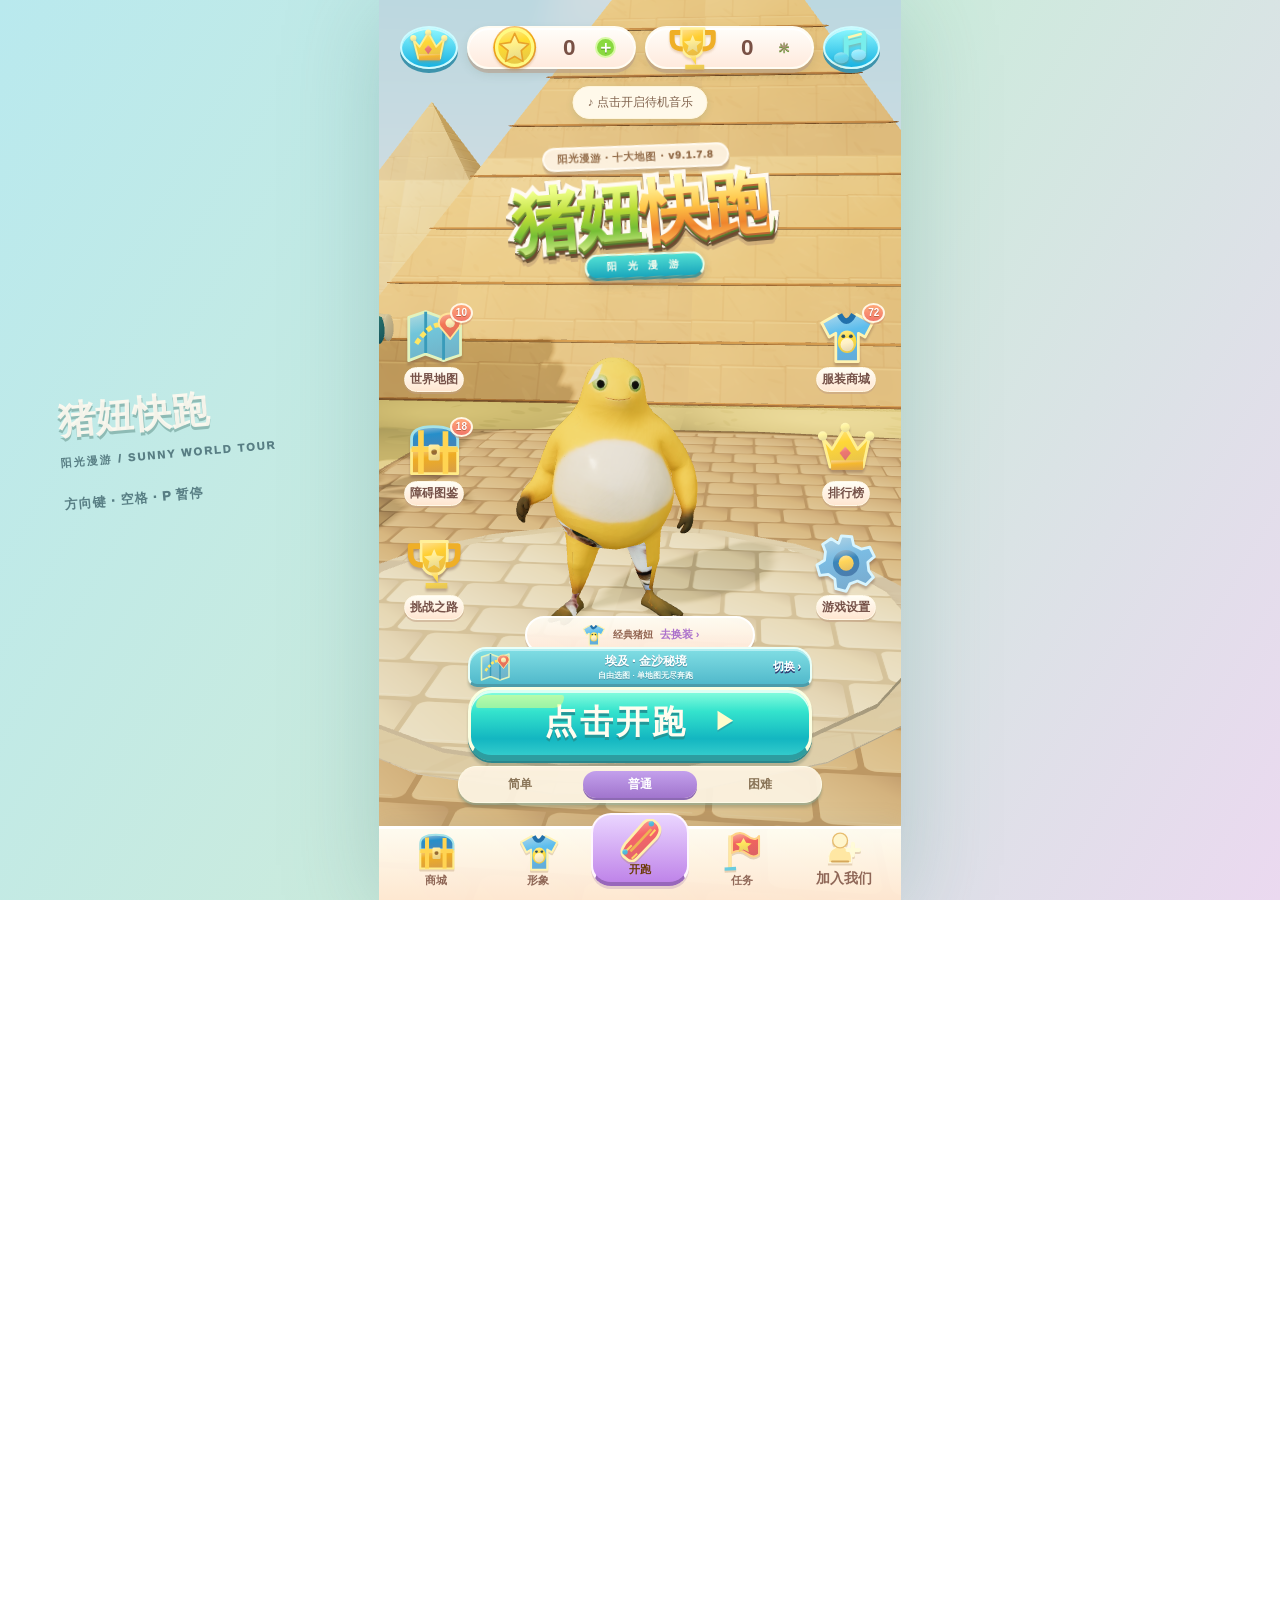
<file: index.html>
<!doctype html>
<html lang="zh-CN" data-build="9.1.7.8"><head><meta charset="utf-8"><meta name="viewport" content="width=device-width,initial-scale=1,maximum-scale=1,user-scalable=no,viewport-fit=cover"><meta name="theme-color" content="#75d1da"><meta name="apple-mobile-web-app-capable" content="yes"><meta name="apple-mobile-web-app-status-bar-style" content="black-translucent"><link rel="manifest" href="manifest.webmanifest?v=9.1.7.8"><link rel="icon" href="icon.svg?v=9.1.7.8" type="image/svg+xml"><title>猪妞快跑 · 阳光漫游 v9.1.7.8</title><link rel="stylesheet" href="style.css?v=9.1.7.8"><link rel="stylesheet" href="mobile.css?v=9.1.7.8"><link rel="stylesheet" href="cartoon.css?v=9.1.7.8"><link rel="stylesheet" href="countries.css?v=9.1.7.8"><link rel="stylesheet" href="storybook.css?v=9.1.7.8"><link rel="stylesheet" href="loading-classic.css?v=9.1.7.8"><link rel="stylesheet" href="community.css?v=9.1.7.8"><link rel="stylesheet" href="leaderboard.css?v=9.1.7.8"><link rel="stylesheet" href="release.css?v=9.1.7.8"></head>
<body><main id="app" data-view="menu"><canvas id="world" aria-label="猪妞快跑三维游戏，方向键或滑动操作"></canvas><div id="loading"><div class="load-mascot">●</div><b>猪妞快跑</b><span id="loadStatus">正在准备跑道…</span><div class="load-track"><i id="loadProgress"></i></div><small>第一次打开需要下载角色和场景</small><button id="reloadGame" hidden onclick="location.reload()">重新加载</button></div>
<header class="top"><button class="icon pause-button" id="pause" aria-label="暂停或继续">Ⅱ</button><div class="top-score"><span class="multiplier">×2</span><b id="distance">0</b><small>米</small></div><div class="coin-stat"><i data-icon="coin"></i><b id="coins">0</b></div></header>
<section id="menu" class="home-screen"><button id="idleMusicHint" type="button" hidden>♪ 点击开启待机音乐</button>
 <div class="wallet"><button data-panel="missions"><i data-icon="crown"></i></button><button data-panel="shop"><i data-icon="coin"></i><b id="walletCoins">0</b><em>＋</em></button><button data-panel="records"><i data-icon="trophy"></i><b id="walletBest">0</b><em>米</em></button><button id="musicToggle" aria-label="切换声音"><i data-icon="music"></i></button></div>
 <button class="journey" data-panel="missions"><i data-icon="flag"></i><span><strong>今日冒险 · 成长之路</strong><small id="journeyText">完成挑战，点亮你的勋章</small><span class="journey-track"><i id="journeyFill"></i></span></span><b>›</b></button>
 <div class="graffiti-title"><span class="season-label" id="releaseBadge">阳光漫游 · 十大地图 · v9.1.7.8</span><h1 data-text="猪妞快跑"><span class="logo-green">猪妞</span><span class="logo-orange">快跑</span></h1><div class="logo-sub">阳 光 漫 游</div><span class="logo-splash">★</span></div>
 <div class="side-rail left-rail"><button data-panel="maps"><i data-icon="map"></i><span>世界地图</span><b class="badge">10</b></button><button id="catalogButton"><i data-icon="chest"></i><span>障碍图鉴</span><b class="badge">18</b></button><button data-panel="missions"><i data-icon="trophy"></i><span>挑战之路</span></button></div>
 <div class="side-rail right-rail"><button data-panel="shop"><i data-icon="shirt"></i><span>服装商城</span><b class="badge">72</b></button><button id="openLeaderboard" aria-haspopup="dialog" aria-controls="leaderboardDialog"><i data-icon="crown"></i><span>排行榜</span></button><button data-panel="settings"><i data-icon="gear"></i><span>游戏设置</span></button></div>
 <button class="wardrobe-pill" data-panel="shop"><i data-icon="shirt"></i><span id="wearingName">经典猪妞</span><b>去换装 ›</b></button><div class="home-chapter" id="homeCountry">埃及 <span>✦</span> 金沙秘境</div>
 <div class="start-dock"><button class="mode-ribbon" data-panel="maps" aria-label="选择地图"><i data-icon="map"></i><span id="mapRibbon">埃及 · 金沙秘境<small>自由选图 · 单地图无尽奔跑</small></span><b>切换 ›</b></button><button id="start" class="start-button"><span>点击开跑</span><b>▶</b></button><div class="difficulty-switch" role="group" aria-label="游戏难度"><button data-difficulty="easy" aria-pressed="false">简单</button><button data-difficulty="normal" aria-pressed="true">普通</button><button data-difficulty="hard" aria-pressed="false">困难</button></div></div>
 <nav class="bottom-nav"><button data-panel="shop"><i data-icon="chest"></i><span>商城</span></button><button data-panel="characters"><i data-icon="shirt"></i><span>形象</span></button><button class="selected" id="navRun"><i data-icon="board"></i><span>开跑</span></button><button data-panel="missions"><i data-icon="flag"></i><span>任务</span></button><button id="joinUs" class="join-nav" aria-haspopup="dialog" aria-controls="joinDialog"><i><svg viewBox="0 0 64 64" aria-hidden="true"><path d="M10 46c0-11 8-17 17-17s17 6 17 17v7H10z" fill="#ffe7a3" stroke="#fff8de" stroke-width="2"/><circle cx="27" cy="20" r="11" fill="#fff5cb" stroke="#e7bd70" stroke-width="2"/><path d="M46 25v17m-8-8h17" stroke="#fffbd8" stroke-width="6" stroke-linecap="round"/><path d="M15 51h24" stroke="#d6a85b" stroke-width="3" stroke-linecap="round"/></svg></i><span>加入我们</span></button></nav>
</section>
<section id="shop" class="hidden" aria-label="服装商城">
 <header class="shop-header"><button id="closeShop" class="shop-back" aria-label="返回主界面">←</button><div class="shop-heading"><strong>猪妞衣橱</strong><small>NAIWA · DRESS UP</small></div><span class="shop-wallet"><i data-icon="coin"></i><b id="shopBalance">0</b></span></header>
 <div class="shop-name"><small id="shopCategory">原装</small><h2 id="shopName">经典猪妞</h2><p id="shopDescription"></p></div>
 <label class="shop-rotate">旋转试穿<input id="shopRotate" type="range" min="-3.14" max="3.14" step=".02" value="0" aria-label="旋转试穿角色"></label><button id="shopMotion">跑步试穿</button>
 <div class="shop-drawer"><div class="shop-selection"><span id="shopTryLabel">免费试穿</span><strong id="shopOwned">已收藏 0 / 72 套</strong></div><div class="shop-buy-row"><button id="shopBuy">已穿戴</button><button id="shopEarn" class="hidden">去赚金币 →</button></div><div class="shop-filters"><button data-shop-filter="all" class="active">全部</button><button data-shop-filter="dress">裙装</button><button data-shop-filter="suit">套装</button><button data-shop-filter="owned">已拥有</button></div><div class="shop-search"><input id="outfitSearch" type="search" placeholder="搜索服装" aria-label="搜索服装"><select id="outfitCategory" aria-label="服装主题"></select><span id="shopCount"></span></div><div id="outfitGrid" class="outfit-grid"></div><p class="shop-footnote">跑道收集金币解锁 · 服装不改变碰撞体积 · 进度保存在当前浏览器</p></div>
</section>
<aside id="updateNotice" hidden role="status"><span id="updateLabel"></span><button id="applyUpdate">保存并更新</button></aside><div class="zone-hud"><strong id="zoneName">埃及</strong><b id="zoneTime">60s</b><small id="zoneTag"></small><div class="track"><i id="zoneFill"></i></div></div>
<section id="end" class="dialog hidden"><div class="dialog-cap">猪妞快跑</div><div class="eyebrow" id="endLabel"></div><h2 id="endTitle"></h2><div id="result"></div><p id="best"></p><button id="restart" class="primary">再跑一次</button><button id="home" class="secondary">返回车站</button></section>
<section id="catalog" class="dialog wide hidden"><div class="dialog-cap">障碍图鉴 · 18 种形态</div><h2>每一条路，都有新花样</h2><p>沿金币线路前进；斜坡可以直接登车，车顶也能跳跃和滑铲。</p><div id="obstacleList"></div><button id="closeCatalog" class="primary">返回车站</button></section>
<section id="workshop" class="dialog wide hidden"><div class="dialog-cap" id="workshopTitle">角色工坊</div>
<div data-page="maps" class="hidden"><div class="map-intro"><small>NAIWA WORLD TOUR</small><h2>今天想去哪里？</h2><p>选择一张地图，整局在这里奔跑。</p></div><div id="mapGrid" class="map-grid"></div><div class="map-selection"><strong id="mapSelectionName">埃及 · 金沙秘境</strong><span>全部开放 · 免费选择</span><button id="mapConfirm" class="primary">从这里出发</button></div></div>
 <div data-page="characters"><h2>你的追逐小队</h2><div class="character-cards"><button data-actor="runner" class="active"><img src="assets/portrait-runner.png?v=9.1.7.8" alt="P2 猪妞"><b>猪妞</b><small>你控制的角色</small></button><button data-actor="bull"><img src="assets/portrait-bull.png?v=9.1.7.8" alt="P1 牛来"><b>牛来</b><small>紧追不舍的追逐者</small></button><button data-actor="dog"><img src="assets/portrait-dog.png?v=9.1.7.8" alt="P3 猎犬"><b>猎犬</b><small>追逐者的搭档</small></button></div><p class="model-note">已使用你的三个模型与原始贴图，可切换角色查看动作。</p><div class="palette"><label>猪妞<input id="runnerColor" type="color" value="#f9cc2b"></label><label>牛来<input id="bullColor" type="color" value="#eab829"></label><label>猎犬<input id="dogColor" type="color" value="#f8c72e"></label></div><label class="field">动作预览<select id="motionPreview"><option value="idle">站立</option><option value="run">奔跑</option><option value="jump">跳跃</option><option value="slide">滑铲</option></select></label><label class="field">旋转角色<input id="previewTurn" type="range" min="-3.14" max="3.14" step=".02" value="0"></label><button class="secondary" id="inspectActor">进入三维预览</button></div>
 <div data-page="settings" class="hidden"><h2>准备好出发了吗？</h2><div class="release-settings"><span>当前版本 <b>v9.1.7.8</b></span><button id="checkUpdate" class="small-button">检查更新</button></div><label class="field">起跑地图<select id="startingZone"><option value="0">埃及 · 金沙秘境</option><option value="1">中国古城 · 灯火长安</option><option value="2">印度 · 粉城巡游</option><option value="3">巴西 · 海风狂想</option><option value="4">日本 · 樱色列车</option><option value="5">摩天大楼 · 云端都会</option></select></label><label class="field">画面质量<select id="quality" aria-label="画面质量"><option value="auto">自动适配 · 推荐</option><option value="smooth">流畅</option><option value="ultra">最高画质</option></select></label><label class="field">游戏声音<button id="soundSwitch" class="small-button">开启</button></label><label class="field">总体音量<input id="volume" type="range" min="0" max="100" value="55"></label><p class="note">主界面播放待机音乐，开跑自动切换为跑酷主题音乐；金币为清脆的“叮”声，碰撞和被抓音效独立播放。</p><div class="setting-note"><b>28 → 48 m/s</b><span>38 秒到达极速，随后保持此速度。</span></div></div>
 <div data-page="missions" class="hidden"><h2>成长之路</h2><p>挑战进度保存在这台设备中。</p><div id="missionList"></div></div>
 <div data-page="records" class="hidden"><h2>你的奔跑足迹</h2><div id="recordList"></div></div>
 <div data-page="guide" class="hidden"><h2>甩开牛来和猎犬</h2><div class="guide-grid"><div>← →<b>左右换道</b></div><div>↑ / 空格<b>跳过矮障碍</b></div><div>↓<b>滑过横梁</b></div><div>P / Esc<b>暂停 / 继续</b></div></div><p>手机上下左右滑动即可操作，也可使用底部方向按钮。</p><p>斜坡自动登上车顶；从车顶换道可以落回地面。金币标记推荐线路，蓝色护盾抵挡一次碰撞，红色磁铁吸引附近金币。</p><p>第一次碰撞会引来追兵，7 秒内再次碰撞就会被抓住。</p></div>
 <button id="closeWorkshop" class="primary">返回车站</button>
</section>
<div id="inspectBar" class="hidden"><button class="secondary" id="backInspect">返回工坊</button><span>拖动下方滑块旋转；在工坊切换动作</span><input id="inspectTurn" type="range" min="-3.14" max="3.14" step=".02" value="0"></div>
<div id="toast" role="status"></div><div class="bottom-left"><small id="combo"></small><div class="speed-line"><strong id="speed">28</strong><span>m/s</span><b id="speedLabel">正在加速</b></div><div class="track"><i id="speedFill"></i></div></div><div id="powerHUD"></div><div class="chase" id="chase"></div><div class="controls"><button data-action="left" aria-label="向左">←</button><button data-action="jump" aria-label="跳跃">↑</button><button data-action="slide" aria-label="滑铲">↓</button><button data-action="right" aria-label="向右">→</button></div>
<dialog id="joinDialog" aria-labelledby="joinTitle" aria-describedby="joinDescription">
 <header class="join-cover"><button id="closeJoin" class="join-close" aria-label="关闭联系方式" autofocus>×</button><svg viewBox="0 0 64 64" aria-hidden="true"><path d="M10 46c0-11 8-17 17-17s17 6 17 17v7H10z" fill="#ffe7a3" stroke="#fff8de" stroke-width="2"/><circle cx="27" cy="20" r="11" fill="#fff5cb" stroke="#e7bd70" stroke-width="2"/><path d="M46 25v17m-8-8h17" stroke="#fffbd8" stroke-width="6" stroke-linecap="round"/><path d="M15 51h24" stroke="#d6a85b" stroke-width="3" stroke-linecap="round"/></svg><h2 id="joinTitle">加入我们</h2><p id="joinDescription">一起让猪妞跑得更远</p></header>
 <div class="join-content"><p>交流想法、分享建议，或聊聊合作。<br>欢迎通过以下方式联系我们。</p>
 <div class="contact-card"><div><small>联系邮箱</small><a href="mailto:3507423452@qq.com">3507423452@qq.com</a></div><button type="button" data-copy-contact="3507423452@qq.com" data-contact-name="邮箱" aria-label="复制邮箱">复制</button></div>
 <div class="contact-card"><div><small>抖音官方号</small><span class="contact-value">70440770676</span></div><button type="button" data-copy-contact="70440770676" data-contact-name="抖音号">复制</button></div><p class="join-footer">反馈请优先关注抖音官方号，并通过私信沟通。<br>后续更新内容均在抖音发布。</p><p id="contactCopyStatus" role="status" aria-live="polite"></p></div>
</dialog>
<dialog id="leaderboardDialog" aria-labelledby="leaderboardTitle">
 <header><button id="closeLeaderboard" aria-label="关闭排行榜" autofocus>×</button><h2 id="leaderboardTitle">猪妞排行榜</h2><p>跑出新纪录，看看大家跑了多远</p></header>
 <div class="scores-body"><p id="cloudSummary">免费游客账号 · 无需手机号</p><label for="cloudNickname">你的公开昵称</label><div class="nickname-row"><input id="cloudNickname" maxlength="32" placeholder="2–16 个字" autocomplete="off"><button id="saveNickname">保存昵称</button></div>
 <p class="scores-note">联网开跑会自动创建游客账号并保存战绩；昵称、最远距离和地图会显示在榜单。金币与服装仍保存在当前浏览器。</p>
 <p class="scores-note">当前云端榜单仅统计普通模式；简单、困难模式的成绩暂时保存在本机。</p><button id="refreshLeaderboard">刷新榜单</button><p id="cloudStatus" role="status" aria-live="polite"></p><ol id="leaderboardList" aria-label="最远距离排行榜"></ol>
 <details><summary>我的最近战绩</summary><ol id="cloudHistory"></ol></details>
 <details><summary>保存身份 / 换设备恢复</summary><p class="scores-note">游客身份保存在当前浏览器。换手机或清理浏览器前，请保存恢复码，用它找回云端战绩。恢复码相当于密码，请勿分享；它不会恢复本机金币和服装。</p><div class="recovery-actions"><button id="copyRecovery">复制我的恢复码</button></div><label for="recoveryCode">已有恢复码</label><input id="recoveryCode" type="password" autocomplete="off" placeholder="粘贴恢复码" spellcheck="false"><div class="recovery-actions"><button id="restoreAccount">恢复游客账号</button></div><button id="deleteCloudAccount">删除我的云端账号</button></details>
 </div>
</dialog>
</main><div class="desktop-wordmark">猪妞快跑<small>阳光漫游 / SUNNY WORLD TOUR</small><span>方向键 · 空格 · P 暂停</span></div>
<audio id="idleBgm" src="assets/idle-theme-clean-v640.mp3?v=9.1.7.8" preload="metadata" loop></audio><audio id="bgm" src="assets/chase-theme-clean-v640.mp3?v=9.1.7.8" preload="metadata" loop></audio><script src="compat.js?v=9.1.7.8" defer></script><script src="version.js?v=9.1.7.8" defer></script><script src="mobile-boot.js?v=9.1.7.8" defer></script><script src="community.js?v=9.1.7.8" defer></script><script src="leaderboard.js?v=9.1.7.8" defer></script><script src="difficulty.js?v=9.1.7.8" defer></script></body></html>
</file>
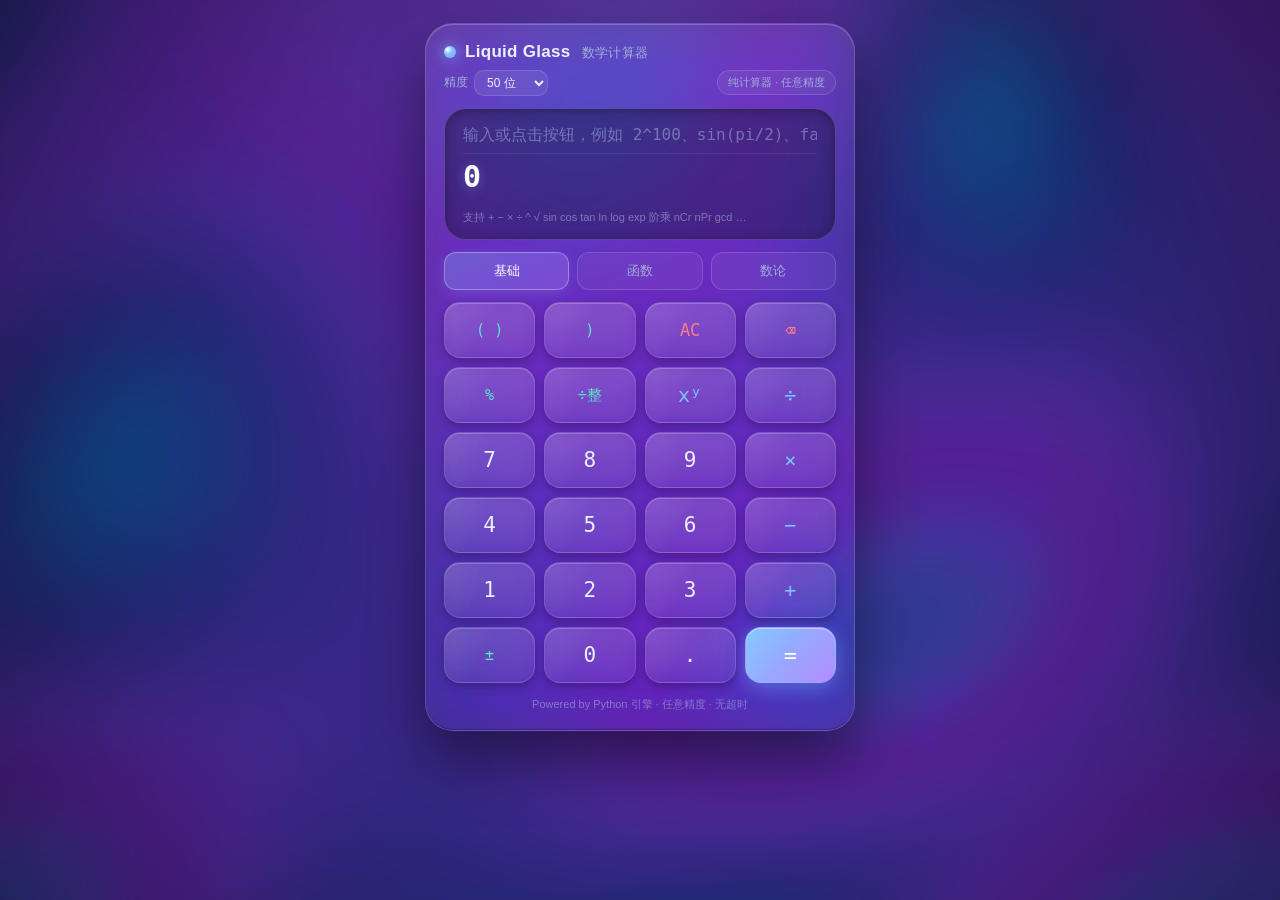
<file: calculator/index.html>
<!DOCTYPE html>
<html lang="zh-CN">
<head>
  <meta charset="UTF-8">
  <meta name="viewport" content="width=device-width, initial-scale=1.0, viewport-fit=cover">
  <title>Liquid Glass 数学计算器 · 任意精度</title>
  <meta name="description" content="Liquid Glass 数学计算器 —— 纯计算器，任意精度、任意大数，包含全部数学运算符号，无单位换算。">
  <meta name="theme-color" content="#0b1020">
  <link rel="stylesheet" href="style.css">
</head>
<body>
  <canvas id="lg-background"></canvas>

  <div class="lg-layer" id="lg-glow"></div>

  <main class="calculator glass" id="calc" role="application" aria-label="Liquid Glass 数学计算器">
    <header class="calc-header">
      <div class="brand">
        <span class="brand-dot"></span>
        <h1>Liquid Glass <em>数学计算器</em></h1>
      </div>
      <div class="status-row">
        <span class="precision">
          <label for="prec">精度</label>
          <select id="prec" title="小数位数">
            <option value="30">30 位</option>
            <option value="50" selected>50 位</option>
            <option value="80">80 位</option>
            <option value="120">120 位</option>
            <option value="200">200 位</option>
          </select>
        </span>
        <span class="badge">纯计算器 · 任意精度</span>
      </div>
    </header>

    <section class="display glass-panel">
      <div class="expr-wrap">
        <input id="expr" class="expr" type="text" inputmode="text" spellcheck="false"
               autocomplete="off" autocapitalize="off"
               placeholder="输入或点击按钮，例如 2^100、sin(pi/2)、fact(50)"
               aria-label="表达式">
      </div>
      <div id="result" class="result" aria-live="polite">0</div>
      <div id="hint" class="hint">支持 + − × ÷ ^ √ sin cos tan ln log exp 阶乘 nCr nPr gcd …</div>
    </section>

    <nav class="mode-tabs" role="tablist" aria-label="面板">
      <button class="tab active" data-panel="basic" role="tab" aria-selected="true">基础</button>
      <button class="tab" data-panel="sci" role="tab" aria-selected="false">函数</button>
      <button class="tab" data-panel="num" role="tab" aria-selected="false">数论</button>
    </nav>

    <!-- 基础面板 -->
    <section class="keys basic-panel active" data-panel="basic">
      <button class="key fn" data-insert="(">( )</button>
      <button class="key fn" data-insert=")">)</button>
      <button class="key danger" data-cmd="clear">AC</button>
      <button class="key danger" data-cmd="backspace">⌫</button>

      <button class="key fn" data-insert="%">%</button>
      <button class="key fn" data-insert="//">÷整</button>
      <button class="key op" data-insert="^">xʸ</button>
      <button class="key op" data-insert="÷">÷</button>

      <button class="key digit" data-insert="7">7</button>
      <button class="key digit" data-insert="8">8</button>
      <button class="key digit" data-insert="9">9</button>
      <button class="key op" data-insert="×">×</button>

      <button class="key digit" data-insert="4">4</button>
      <button class="key digit" data-insert="5">5</button>
      <button class="key digit" data-insert="6">6</button>
      <button class="key op" data-insert="-">−</button>

      <button class="key digit" data-insert="1">1</button>
      <button class="key digit" data-insert="2">2</button>
      <button class="key digit" data-insert="3">3</button>
      <button class="key op" data-insert="+">+</button>

      <button class="key fn" data-insert="(-">±</button>
      <button class="key digit" data-insert="0">0</button>
      <button class="key digit" data-insert=".">.</button>
      <button class="key equals" data-cmd="equals">=</button>
    </section>

    <!-- 函数面板 -->
    <section class="keys sci-panel" data-panel="sci">
      <button class="key fn" data-fn="sin">sin</button>
      <button class="key fn" data-fn="cos">cos</button>
      <button class="key fn" data-fn="tan">tan</button>
      <button class="key fn" data-insert="pi">π</button>

      <button class="key fn" data-fn="asin">asin</button>
      <button class="key fn" data-fn="acos">acos</button>
      <button class="key fn" data-fn="atan">atan</button>
      <button class="key fn" data-insert="e">e</button>

      <button class="key fn" data-fn="sinh">sinh</button>
      <button class="key fn" data-fn="cosh">cosh</button>
      <button class="key fn" data-fn="tanh">tanh</button>
      <button class="key fn" data-insert="phi">φ</button>

      <button class="key fn" data-fn="ln">ln</button>
      <button class="key fn" data-fn="log10">log₁₀</button>
      <button class="key fn" data-fn="log2">log₂</button>
      <button class="key fn" data-fn="exp">eˣ</button>

      <button class="key fn" data-fn="sqrt">√</button>
      <button class="key fn" data-fn="cbrt">∛</button>
      <button class="key fn" data-fn="root">n√</button>
      <button class="key fn" data-fn="abs">|x|</button>

      <button class="key fn" data-fn="floor">⌊x⌋</button>
      <button class="key fn" data-fn="ceil">⌈x⌉</button>
      <button class="key fn" data-fn="min">min</button>
      <button class="key fn" data-fn="max">max</button>
    </section>

    <!-- 数论面板 -->
    <section class="keys num-panel" data-panel="num">
      <button class="key fn" data-fn="fact">n!</button>
      <button class="key fn" data-fn="nCr">nCr</button>
      <button class="key fn" data-fn="nPr">nPr</button>
      <button class="key fn" data-fn="mod">mod</button>

      <button class="key fn" data-fn="gcd">gcd</button>
      <button class="key fn" data-fn="lcm">lcm</button>
      <button class="key fn" data-fn="isprime">素数?</button>
      <button class="key fn" data-fn="nextprime">下个素数</button>

      <button class="key fn" data-fn="factor">分解</button>
      <button class="key fn" data-cmd="copy">复制</button>
      <button class="key fn" data-cmd="history">历史</button>
      <button class="key fn" data-cmd="help">帮助</button>
    </section>

    <footer class="calc-footer">
      <span>Powered by Python 引擎 · 任意精度 · 无超时</span>
    </footer>
  </main>

  <!-- 历史记录浮层 -->
  <div class="overlay" id="history-overlay" hidden>
    <div class="sheet glass">
      <div class="sheet-head">
        <span>计算历史</span>
        <button class="ghost" data-close="history">×</button>
      </div>
      <ul id="history-list" class="history-list"></ul>
      <button class="ghost full" data-cmd="clear-history">清空历史</button>
    </div>
  </div>

  <!-- 帮助浮层 -->
  <div class="overlay" id="help-overlay" hidden>
    <div class="sheet glass">
      <div class="sheet-head">
        <span>使用帮助</span>
        <button class="ghost" data-close="help">×</button>
      </div>
      <div class="help-body">
        <p>纯计算器：无任何单位换算，任意精度、任意大数，等一会儿即可算出，不会超时。</p>
        <p>函数写法：<code>sin(pi/2)</code>、<code>sqrt(2)</code>、<code>ln(e)</code>、<code>nCr(52,5)</code>、<code>fact(50)</code>、<code>2^100</code>。</p>
        <p>常数：<code>pi</code> π、<code>e</code>、<code>phi</code> φ、<code>tau</code> τ。</p>
        <p>整数运算：<code>%</code> 取模、<code>//</code> 整除、<code>^</code> 乘方。</p>
        <p>运算符优先级：<code>^</code> &gt; <code>× ÷ % //</code> &gt; <code>+ −</code>，括号优先。</p>
        <p>可在上方输入框直接打字，也可点击按钮；按 <kbd>Enter</kbd> 或 <kbd>=</kbd> 计算。</p>
      </div>
    </div>
  </div>

  <script src="script.js"></script>
</body>
</html>
</file>
<file: style.css>
*{box-sizing:border-box}html,body{margin:0;width:100%;height:100%;overflow:hidden}body{font-family:"Microsoft YaHei","PingFang SC",sans-serif;color:#fff;background:radial-gradient(ellipse at 50% 28%,#328fbc 0,#143c64 42%,#101c36 85%);user-select:none}button,select,input{font:inherit}button{cursor:pointer;-webkit-tap-highlight-color:transparent;border:0;color:inherit}button:focus-visible,select:focus-visible,input:focus-visible{outline:3px solid #fff;outline-offset:3px}button:active{transform:scale(.96)}button:disabled{cursor:default;opacity:.65}button i{pointer-events:none}#app{height:calc(var(--vh,1vh)*100);width:min(100vw,calc(var(--vh,1vh)*58));position:relative;margin:auto;overflow:hidden;background:#298bc2;box-shadow:0 0 90px #0008;isolation:isolate}#world{width:100%;height:100%;display:block;touch-action:none}.hidden{display:none!important}#loading{position:absolute;top:0;right:0;bottom:0;left:0;display:grid;place-content:center;background:#155585;z-index:99;font-weight:900}svg{width:100%;height:100%;display:block}.desktop-wordmark{position:fixed;left:max(22px,calc(50% - 580px));top:43%;color:#ffffff42;font-size:38px;font-weight:1000;transform:rotate(-7deg);pointer-events:none;z-index:-1}.desktop-wordmark small,.desktop-wordmark span{display:block;font-size:11px;letter-spacing:2px;margin-top:9px}.desktop-wordmark span{font-size:13px;color:#ffffff64;letter-spacing:1px;margin-top:25px}
.home-screen{position:absolute;top:0;right:0;bottom:0;left:0;pointer-events:none}.home-screen button,.home-screen input{pointer-events:auto}.wallet{position:absolute;top:3.5%;left:2%;width:96%;display:flex;gap:5px;height:5.6%;align-items:center;z-index:4}.wallet button{display:flex;align-items:center;justify-content:space-around;height:92%;background:linear-gradient(180deg,#075d98e0,#074576e0);border-radius:12px;box-shadow:inset 0 2px #63d7ff77,inset 0 -3px #153e77;font-weight:1000;flex:1;padding:0 5px}.wallet button:first-child,.wallet button:last-child{flex:0 0 12%;background:#0d63939c}.wallet i{display:block;width:34%;height:115%;filter:drop-shadow(0 2px 1px #102c6a);flex-shrink:0}.wallet button:first-child i,.wallet button:last-child i{width:100%}.wallet b{font-size:clamp(14px,calc(var(--vh,1vh)*2.7),26px);text-shadow:0 2px #15324f}.wallet em{font-style:normal;color:#76dd54;font-size:22px}.wallet button:last-child[aria-pressed=false]{opacity:.65}.journey{position:absolute;top:10%;left:20%;width:61%;height:7.7%;background:linear-gradient(#ffe95d,#ffca27);border:2px solid #eea026;border-bottom:5px solid #b77616;border-radius:14px;display:flex;align-items:center;padding:3px 7px;color:#976418;box-shadow:0 3px 1px #072a5d80}.journey>i{width:21%;height:115%;margin-left:-6%;margin-right:4%;filter:drop-shadow(2px 2px #513d43)}.journey>span{flex:1;text-align:left}.journey strong{font-size:clamp(10px,calc(var(--vh,1vh)*1.9),18px);font-weight:1000}.journey small{display:block;font-size:clamp(8px,calc(var(--vh,1vh)*1.3),12px);margin:3px 0;color:#765520}.journey>b{font-size:30px}.journey-track{display:block;background:#765514;height:8px;border-radius:8px;border:2px solid #614824;overflow:hidden}.journey-track i{display:block;width:0;height:100%;background:#fff639}
.graffiti-title{position:absolute;top:27%;left:11%;width:78%;text-align:center;transform:rotate(-7deg);filter:drop-shadow(3px 7px 0 #122545);z-index:1}.season-label{display:inline-block;font-weight:1000;font-size:clamp(15px,calc(var(--vh,1vh)*3),27px);color:#ffe29b;-webkit-text-stroke:1px #721e66;text-shadow:2px 3px 0 #491744;background:linear-gradient(#ed8aad,#bf428b);padding:6px 12px;border:3px solid #fff3d5;border-radius:30% 12% 30% 12%;box-shadow:0 0 0 3px #482446;transform:rotate(3deg)}.graffiti-title h1{position:relative;font-size:clamp(42px,calc(var(--vh,1vh)*8.4),78px);font-weight:1000;letter-spacing:-6px;line-height:1.12;margin:9px 0 3px;color:#ffe31d;-webkit-text-stroke:1.5px #a95204;text-shadow:2px 4px #f38a12,3px 6px #8f3d0e,0 -3px #fff894;white-space:nowrap}.graffiti-title h1:before{content:attr(data-text);position:absolute;top:0;right:0;bottom:0;left:0;z-index:-1;-webkit-text-stroke:10px #fff1bb;paint-order:stroke fill;color:#fff1bb}.logo-sub{display:inline-block;color:#fffad2;font-size:clamp(12px,calc(var(--vh,1vh)*2),20px);font-weight:1000;letter-spacing:4px;background:#1e8294;border:2px solid #95e5d3;padding:3px 15px;transform:rotate(3deg);border-radius:7px}.logo-splash{position:absolute;right:-6%;top:28%;color:#ffe322;font-size:48px;-webkit-text-stroke:2px #fff6c4;transform:rotate(12deg)}
.side-rail{position:absolute;top:20%;display:flex;flex-direction:column;gap:calc(var(--vh,1vh)*2.6);width:16%;z-index:3}.left-rail{left:1.7%}.right-rail{right:1.7%}.side-rail button{padding:0;background:transparent;position:relative;font-weight:1000;text-align:center}.side-rail i{display:block;height:calc(var(--vh,1vh)*7.2);max-height:83px;filter:drop-shadow(0 3px 1px #0c233c)}.side-rail span{display:block;font-size:clamp(10px,calc(var(--vh,1vh)*1.8),18px);white-space:nowrap;text-shadow:0 2px #22374c,2px 0 #22374c,-2px 0 #22374c,0 -1px #22374c;margin-top:-2px}.badge{position:absolute;right:-4px;top:1px;background:#fa6640;border:2px solid #ffedb0;padding:2px 4px;border-radius:7px;font-size:11px}.home-chapter{position:absolute;top:61%;left:17%;width:66%;text-align:center;font-size:clamp(10px,calc(var(--vh,1vh)*1.6),16px);font-weight:900;color:#fff3c9;text-shadow:0 2px 4px #0b1e2b}.home-chapter span{color:#ffe14d;margin:0 3px}.start-dock{position:absolute;bottom:11.5%;left:19%;width:64%;z-index:4}.mode-ribbon{display:flex;align-items:center;width:100%;height:calc(var(--vh,1vh)*5.8);padding:3px 9px;background:linear-gradient(120deg,#625ddb,#6e7fde 55%,#33367e);border:3px solid #172440;border-bottom:0;border-radius:13px 13px 0 0;box-shadow:inset 0 2px #bcc7fc;color:#fff;text-shadow:0 2px #33346c;text-align:center}.mode-ribbon i{width:19%;height:125%;margin-right:8px}.mode-ribbon span{flex:1;font-size:clamp(16px,calc(var(--vh,1vh)*2.5),26px);font-weight:1000}.mode-ribbon small{display:block;font-size:clamp(8px,calc(var(--vh,1vh)*1.1),12px);font-weight:700}.mode-ribbon>b{font-size:25px}.start-button{position:relative;width:100%;height:calc(var(--vh,1vh)*10);max-height:108px;border-radius:10px 10px 18px 18px;background:linear-gradient(135deg,#fff956 0,#ffe222 40%,#ffd222 100%);border:4px solid #422b28;border-bottom:8px solid #c48b26;box-shadow:0 4px 0 #322c40,inset 0 4px #fff78a;color:#674007;display:flex;align-items:center;justify-content:center;gap:8%;font-weight:1000;text-shadow:0 2px #ffe773}.start-button:before{content:"";position:absolute;top:5px;left:5px;width:26%;height:20%;border-radius:15px 3px;background:#ffff7577}.start-button span{font-size:clamp(26px,calc(var(--vh,1vh)*4.5),44px)}.start-button b{font-size:23px}.start-dock p{text-align:center;font-size:clamp(8px,calc(var(--vh,1vh)*1.15),12px);font-weight:900;text-shadow:0 2px 2px #332238;margin:8px -15% 0;white-space:nowrap}.bottom-nav{position:absolute;bottom:0;left:0;right:0;height:9.3%;display:flex;align-items:stretch;background:linear-gradient(#162c40df,#12253b);border-top:2px solid #73938c;box-shadow:0 -3px 8px #09132b88;z-index:5}.bottom-nav button{flex:1;min-width:0;background:transparent;padding:0 0 5px;position:relative;display:flex;align-items:center;flex-direction:column;justify-content:flex-end;font-weight:1000;text-shadow:0 2px 1px #162645}.bottom-nav i{height:75%;width:84%;margin-top:-15px;filter:drop-shadow(0 2px 1px #0e1b2c)}.bottom-nav span{font-size:clamp(12px,calc(var(--vh,1vh)*2.2),22px)}.bottom-nav .selected{background:linear-gradient(#fff35d,#ffb828);margin-top:-13px;border:3px solid #fff190;border-bottom:0;border-radius:12px 12px 0 0}.bottom-nav .selected span{color:#6b3b05;text-shadow:none}
.top{position:absolute;top:3%;left:3%;right:3%;display:flex;align-items:flex-start;gap:8px;z-index:6;height:45px}.pause-button{height:42px;width:42px;font-size:25px;font-weight:1000;background:linear-gradient(#42d8ff,#148cc7);border:3px solid #c7eeff;border-radius:11px;box-shadow:0 3px #245e89;text-shadow:0 2px #18569d}.top-score{margin-left:auto;display:flex;align-items:center;gap:6px;background:#124461bd;border-radius:9px;height:40px;padding:0 10px;font-weight:1000}.top-score b{font-size:24px;letter-spacing:1px}.top-score small{font-size:12px}.multiplier{color:#ffe127;font-size:22px}.coin-stat{position:absolute;right:0;top:47px;display:flex;align-items:center;gap:8px;background:#123e63ba;border-radius:8px;padding:1px 8px;font-size:23px;font-weight:1000}.coin-stat i{width:30px;height:32px}.zone-hud{position:absolute;top:11%;left:3%;font-weight:900;text-shadow:0 2px #173d57;max-width:42%;z-index:5}.zone-hud strong{font-size:16px;display:inline-block}.zone-hud b{font-size:11px;margin-left:8px;color:#ffee85}.zone-hud small{display:none}.track{height:6px;background:#152b51b3;border:1px solid #e6f9fc82;border-radius:6px;overflow:hidden;margin-top:5px}.track i{display:block;background:#ffde37;height:100%;width:0}.bottom-left{position:absolute;left:4%;bottom:9%;text-shadow:0 2px 2px #192541;pointer-events:none;z-index:4}.bottom-left small{font-size:12px;font-weight:900}.speed-line{display:flex;align-items:baseline;gap:6px}.speed-line strong{font-size:30px;font-style:italic;line-height:1.2}.speed-line span{font-size:11px}.speed-line b{font-size:11px;color:#ffe770}.bottom-left .track{width:145px;height:5px}.controls{position:absolute;bottom:1.5%;left:16%;width:68%;display:flex;gap:5%;z-index:5}.controls button{background:#153f7396;border:2px solid #bde3f7a1;border-radius:12px;font-weight:1000;font-size:24px;width:22%;height:calc(var(--vh,1vh)*5.5);max-height:45px;backdrop-filter:blur(4px)}.chase{position:absolute;bottom:16%;left:8%;right:8%;text-align:center;font-size:12px;font-weight:900;text-shadow:0 2px #143244;pointer-events:none}.chase.warning{color:#fff;padding:8px;background:#ec5335c9;border:2px solid #ffb257;border-radius:10px}#powerHUD{position:absolute;right:3%;top:23%;font-weight:1000;display:flex;flex-direction:column;gap:8px}#powerHUD div{display:flex;align-items:center;background:#0d477aa8;border:2px solid #9dddff;border-radius:12px;padding:3px}#powerHUD i{display:block;width:35px;height:35px}#powerHUD span{padding:0 4px}#toast{position:absolute;left:7%;right:7%;top:19%;padding:11px 12px;background:linear-gradient(#fff586,#ffda43);border:3px solid #935216;border-radius:15px;box-shadow:0 4px #3b31444d;text-align:center;font-size:13px;font-weight:1000;color:#6b3c13;z-index:25;opacity:0;transform:translateY(-8px);transition:.2s;pointer-events:none}#toast.show{opacity:1;transform:translateY(0)}
[data-view=menu]>.top,[data-view=menu]>.zone-hud,[data-view=menu]>.bottom-left,[data-view=menu]>.controls,[data-view=menu]>.chase,[data-view=menu]>#powerHUD,[data-view=inspect]>.top,[data-view=inspect]>.zone-hud,[data-view=inspect]>.bottom-left,[data-view=inspect]>.controls,[data-view=inspect]>.chase,[data-view=inspect]>#powerHUD{display:none}
.dialog{position:absolute;z-index:20;top:50%;left:6%;width:88%;max-height:84%;transform:translateY(-50%);padding:27px 20px 17px;background:linear-gradient(#fff8d8,#f9e4b0);color:#25415c;border:5px solid #1d4264;border-radius:23px;box-shadow:0 0 0 100vmax #081b4299,0 8px 0 #0f294888;overflow:auto;scrollbar-width:thin;user-select:text}.dialog-cap{position:sticky;top:-27px;margin:-27px -20px 16px;padding:12px 5px 14px;color:#fff;font-size:21px;font-weight:1000;text-align:center;background:linear-gradient(#278aca,#1765a5);border-bottom:4px solid #123958;text-shadow:0 2px #144267;z-index:2}.dialog h2{font-size:25px;margin:12px 0;color:#244166;font-weight:1000}.dialog p{font-size:13px;line-height:1.75;margin:12px 0}.dialog .eyebrow{font-size:13px;color:#bd7125;font-weight:900}.primary,.secondary,.small-button{display:block;border-radius:12px;width:100%;padding:11px 12px;font-weight:1000;font-size:19px;margin-top:10px}.primary{background:linear-gradient(#fff34b,#ffd12b);color:#754908;border:3px solid #a56316;border-bottom-width:5px;box-shadow:inset 0 3px #fffba8}.secondary,.small-button{background:linear-gradient(#78cdf4,#37a2db);border:2px solid #2266a0;border-bottom-width:4px;color:#fff;text-shadow:0 1px #196094}.secondary{font-size:14px}.small-button{width:auto;font-size:13px;padding:5px 17px;margin:0}.field{display:flex;align-items:center;justify-content:space-between;gap:8px;padding:12px 0;border-bottom:1px solid #d7c491;font-size:14px;font-weight:900}.field select{max-width:58%;border:2px solid #5c9cbc;border-radius:8px;background:#e9f9ff;padding:7px 3px;color:#264362;font-size:13px}.field input[type=range]{width:56%;accent-color:#239bcb}.note{font-size:11px!important;color:#6e7781}.setting-note{background:#216e9d;border-radius:12px;color:#fff;padding:16px;margin:18px 0}.setting-note b,.setting-note span{display:block}.setting-note b{font-size:27px}.setting-note span{font-size:12px;margin-top:5px}#obstacleList{display:grid;grid-template-columns:repeat(2,1fr);gap:8px}.obstacle-card{background:#d7eef0;border:2px solid #7fbbc5;border-bottom:4px solid #6695aa;border-radius:11px;text-align:center;overflow:hidden;position:relative;padding-bottom:8px}.obstacle-card img{width:100%;height:83px;object-fit:contain;display:block}.obstacle-card strong{display:block;font-size:13px}.obstacle-card small{font-size:10px;color:#476e83}.obstacle-card .number{position:absolute;top:5px;left:6px;color:#2c728c;font-size:10px;font-weight:900}.character-cards{display:grid;grid-template-columns:repeat(3,1fr);gap:6px}.character-cards button{color:#244769;padding:0 0 8px;background:#cfe9e8;border:2px solid #81afbd;border-radius:10px}.character-cards .active{border-color:#e59518;background:#ffeca1}.character-cards img{width:100%;height:125px;object-fit:contain}.character-cards b{display:block;font-size:16px}.character-cards small{display:block;font-size:9px;margin-top:4px}.palette{display:flex;gap:10px;justify-content:space-between;margin:18px 0}.palette label{display:flex;align-items:center;gap:5px;font-size:12px;font-weight:900}.palette input{width:30px;height:30px;padding:0;border:0;background:none}.guide-grid{display:grid;grid-template-columns:repeat(2,1fr);gap:8px}.guide-grid div{background:#d4eafa;border:2px solid #80bedf;border-radius:9px;padding:12px;font-size:25px;color:#207eb0;text-align:center}.guide-grid b{display:block;font-size:12px;color:#345469;margin-top:7px}.mission,.record-row{background:#fffdf0;border:2px solid #dac480;border-radius:12px;padding:14px 11px;margin:10px 0}.mission b{font-size:15px}.mission small{float:right;font-size:12px}.mission .track{background:#c6bb8a;border-color:#b3a35f;height:10px}.mission .track i{background:linear-gradient(90deg,#67cc86,#40b29d)}.mission.done{background:#e2f8d3;border-color:#75c17b}.record-row{display:flex;align-items:center;justify-content:space-between;font-size:13px}.record-row b{font-size:22px;color:#156ea6}#result{font-size:28px;font-weight:1000;color:#e28a17}#inspectBar{position:absolute;z-index:10;bottom:5%;left:10%;width:80%;text-align:center}#inspectBar input{width:100%;accent-color:#ffd538;margin-top:12px}#inspectBar span{font-size:11px;text-shadow:0 1px #235;display:block;margin-top:10px}
@media(max-width:650px){#app{width:100vw}.desktop-wordmark{display:none}}@media(max-height:700px){.dialog h2{font-size:20px}.dialog{padding:22px 15px 12px}.character-cards img{height:85px}.side-rail{gap:calc(var(--vh,1vh)*2)}.top-score b{font-size:20px}.graffiti-title h1{letter-spacing:-4px}}@media(prefers-reduced-motion:reduce){*{scroll-behavior:auto!important;transition:none!important}}

.graffiti-title{top:37%}.home-chapter{display:none}.start-dock{bottom:10.4%}.mode-ribbon{height:calc(var(--vh,1vh)*4.8)}.start-button{height:calc(var(--vh,1vh)*8.6)}.start-dock p{font-size:clamp(8px,calc(var(--vh,1vh)*1.1),11px)}
</file>
<file: mobile.css>
html,body{overscroll-behavior:none;-webkit-text-size-adjust:100%}#app{height:calc(var(--screen-height,calc(var(--vh,1vh)*100)) - env(safe-area-inset-top,0px) - env(safe-area-inset-bottom,0px));margin-top:env(safe-area-inset-top,0px)}#loading{display:flex;flex-direction:column;justify-content:center;align-items:center;gap:16px;text-align:center;padding:25px;background:radial-gradient(ellipse at 50% 35%,#279ece,#133a60 80%)}#loading.hidden{display:none!important}#loading b{font-size:34px;color:#ffe554;text-shadow:0 3px #7b551a}#loadStatus{font-size:14px}#loading small{font-size:11px;color:#bbdcec}.load-mascot{width:95px;height:95px;background:url(icon.svg) center/contain;font-size:0;animation:hop 1.3s ease-in-out infinite;filter:drop-shadow(0 8px 3px #082c4588)}.load-track{width:75%;height:10px;border-radius:8px;overflow:hidden;background:#082d56;border:2px solid #5db6da}.load-track i{display:block;height:100%;width:3%;background:#ffdc32;transition:width .3s}#reloadGame{padding:12px 25px;border-radius:10px;background:#ffdb35;color:#684113;font-weight:900}#reloadGame[hidden]{display:none}@keyframes hop{50%{transform:translateY(-8px) rotate(-3deg)}}@media(pointer:coarse){.controls button{min-height:40px}.side-rail button,.bottom-nav button{touch-action:manipulation}.dialog{overscroll-behavior:contain;-webkit-overflow-scrolling:touch}}@media(prefers-reduced-motion:reduce){.load-mascot{animation:none}}
</file>
<file: cartoon.css>
:root{--ink:#42384f;--paper:#fff3da;--gold:#ffcd62;--mint:#68b9ac;--berry:#ba7198}
body{color:var(--ink);background:radial-gradient(ellipse at 30% 10%,#c3e5e9 0,#8fa7bf 50%,#5f6d8b 100%);font-family:"Microsoft YaHei","PingFang SC",sans-serif}
#app{background:#b9dce1;box-shadow:0 0 100px #31465c5c}button{transition:transform .13s,filter .13s}button:hover{filter:brightness(1.05)}button:focus-visible{outline:3px solid #dc854e}button:disabled{filter:none;opacity:.7}.desktop-wordmark{color:#f7edd49c;text-shadow:0 4px 14px #34456020;transform:rotate(-5deg)}.desktop-wordmark span{color:#eef4e5bd}
.wallet{top:2.3%;left:4%;width:92%;height:5.4%;gap:8px}.wallet button{color:#605064;background:linear-gradient(#fff9e9,#edd7b7);border:2px solid #fff7e6;border-radius:17px;box-shadow:0 4px 0 #8e7e7866,inset 0 -2px #d6bfa1;padding:0 7px}.wallet button:first-child,.wallet button:last-child{background:linear-gradient(#fcf5e4,#e5d5bc);border-radius:15px}.wallet b{text-shadow:none;font-size:clamp(15px,calc(var(--vh,1vh)*2.2),23px)}.wallet em{color:#7faa8a;font-size:15px}.wallet i{filter:drop-shadow(0 2px 0 #62435040)}
.journey{top:9%;left:19%;width:62%;height:5.7%;border:2px solid #f9e0aa;border-bottom:3px solid #a88c67;background:linear-gradient(#fff2bd,#eecf96);color:#6d5364;border-radius:16px;box-shadow:0 3px 7px #5d61783b;padding:4px 10px}.journey strong{font-size:clamp(10px,calc(var(--vh,1vh)*1.6),16px)}.journey small{font-size:9px;color:#8f6b71;margin:3px 0}.journey-track{height:5px;border:0;background:#d2b293}.journey-track i{background:#9bb596}.journey>i{height:105%;width:17%}.journey>b{font-size:22px;color:#b0847a}
.graffiti-title{top:17%;left:13%;width:74%;transform:rotate(-4deg);filter:drop-shadow(0 5px 0 #806c7354)}.season-label{color:#fff4dc;font-size:clamp(9px,calc(var(--vh,1vh)*1.6),15px);-webkit-text-stroke:0;text-shadow:none;background:linear-gradient(#b991be,#99719e);padding:4px 16px;border:2px solid #fff1d6;border-radius:16px;box-shadow:0 2px 0 #715d70;letter-spacing:2px}.graffiti-title h1{font-size:clamp(43px,calc(var(--vh,1vh)*7.5),73px);letter-spacing:-4px;color:#fff0ae;-webkit-text-stroke:1px #b08059;text-shadow:1px 3px #d99553,2px 5px #916464,0 -2px #fffadb;margin:4px 0}.graffiti-title h1:before{-webkit-text-stroke:8px #fff7e5}.logo-sub{font-size:clamp(10px,calc(var(--vh,1vh)*1.6),15px);color:#fff8df;background:linear-gradient(#72b9aa,#518e8a);border-color:#d5e9cf;letter-spacing:4px;padding:4px 15px;border-radius:8px;box-shadow:0 2px #476e76}.logo-splash{color:#ffe5a1;font-size:31px;right:-7%;-webkit-text-stroke:2px #fff5de}
.side-rail{top:33%;gap:calc(var(--vh,1vh)*2.6);width:15%;z-index:4}.side-rail button{background:linear-gradient(145deg,#fff8e6ed,#e5ccb8ed);border:2px solid #fff5df;border-bottom:4px solid #a68b856b;border-radius:20px;padding:6px 2px;box-shadow:0 4px 10px #66718420;color:#664c65}.side-rail i{filter:drop-shadow(0 3px 1px #826a694a);width:83%;height:calc(var(--vh,1vh)*5.6);margin:auto}.side-rail span{font-size:clamp(8px,calc(var(--vh,1vh)*1.4),13px);text-shadow:none;margin-top:1px;font-weight:900}.left-rail{left:3%}.right-rail{right:3%}.badge{background:#d9939a;border:2px solid #fff0d6;box-shadow:0 2px #896d6c;font-size:10px}
.wardrobe-pill{position:absolute;top:65.5%;left:28%;width:44%;height:4.4%;border-radius:30px;display:flex;align-items:center;justify-content:center;gap:7px;background:#fff5dee8;border:2px solid #fff9eb;color:#7e6071;font-size:12px;font-weight:900;box-shadow:0 3px #9c8c7855;pointer-events:auto}.wardrobe-pill i{width:25px;height:25px}.wardrobe-pill b{font-size:19px;color:#b18483}
.start-dock{bottom:10%;left:16%;width:68%;filter:drop-shadow(0 5px 0 #8e715475)}.mode-ribbon{background:linear-gradient(#98b6cc,#7f9caf);border:2px solid #d2e8e5;border-bottom:3px solid #617d8d;border-radius:12px;color:#fff8e4;height:calc(var(--vh,1vh)*4.3);transform:none}.mode-ribbon small{color:#e7f2e7;font-size:8px}.mode-ribbon>span{font-size:12px}.mode-ribbon i{width:32px;height:32px}.start-button{height:calc(var(--vh,1vh)*8.3);background:linear-gradient(#fff29e 0%,#ffd575 55%,#edb856 100%);border:3px solid #fff4be;border-bottom:5px solid #bc8850;border-radius:18px;box-shadow:inset 0 3px #fffad1;color:#765348;text-shadow:0 2px #ffe8a7}.start-button span{font-size:clamp(22px,calc(var(--vh,1vh)*3.8),39px);letter-spacing:4px}.start-button b{font-size:22px;color:#b17746}.start-dock p{font-size:9px;color:#4d6977;text-shadow:0 1px #fff4decc;margin-top:9px}
.bottom-nav{height:8.1%;bottom:0;left:0;width:100%;background:linear-gradient(#fdf5e2f5,#e9d9bfe8);border-top:3px solid #fff8e5;box-shadow:0 -5px 20px #4f667324;padding:4px 8px 7px;gap:5px}.bottom-nav button{color:#8b6d7c;border-radius:15px;text-shadow:none;flex:1}.bottom-nav i{height:calc(var(--vh,1vh)*4.7);filter:drop-shadow(0 2px 0 #98755e45)}.bottom-nav span{font-size:clamp(10px,calc(var(--vh,1vh)*1.65),14px);text-shadow:none;font-weight:900}.bottom-nav .selected{background:linear-gradient(#f6dfad,#eabf82);border:2px solid #fff0c3;border-radius:17px;box-shadow:0 3px #c1976b;transform:translateY(-4px)}
.dialog{color:#5e4a60;background:linear-gradient(135deg,#fff8e9,#f1dfc6);border:3px solid #fff5df;border-radius:25px;box-shadow:0 0 0 100vmax #354b697d,0 8px 0 #5e587137}.dialog-cap{background:linear-gradient(#92b1b9,#6a949d);border-color:#557e8d;color:#fff8df;text-shadow:0 2px #4b7084;font-size:18px}.dialog h2{color:#695169;font-size:23px}.primary{background:linear-gradient(#ffe99e,#efc274);border-color:#c29967;color:#78543f;box-shadow:inset 0 2px #fff7ca}.secondary,.small-button{background:linear-gradient(#a6cfc5,#6ca89d);border-color:#638b8c;color:#fff9e4;text-shadow:0 1px #688689}.field{border-color:#dcccbd}.field select{background:#fff9e9;border-color:#b2bfb7;color:#716276}.note{color:#9a8588!important}.setting-note{background:linear-gradient(120deg,#967ea5,#779bae)}.character-cards button{background:#e7ddd7;border-color:#c9b6b8;color:#6b566b}.character-cards .active{border-color:#d2a76d;background:#fbebc9}.character-cards img{height:135px}.mission,.record-row{background:#fff8e8;border-color:#dcc8ab}.record-row b{color:#6f9b9c}.obstacle-card{background:#e5e6dc;border-color:#c1cbbd}.guide-grid div{background:#dbe9e5;border-color:#a9c6c0;color:#739d9b}.guide-grid b{color:#6f6277}.top-score,.coin-stat{color:#fffbeb;background:linear-gradient(#5c788ace,#43566bdb);border:2px solid #dbede591;box-shadow:0 3px #263f5d25;text-shadow:0 2px #294762}.pause-button{background:linear-gradient(#b3d8ce,#78a9aa);border-color:#e9f0de;box-shadow:0 3px #63828c;color:#fff8de}.multiplier{color:#ffe19a}.zone-hud{color:#fff8e8;text-shadow:0 2px #668295}.zone-hud .track i{background:#e6c184}.bottom-left{color:#fff5d7;text-shadow:0 2px #5c5b6b}.speed-line b{color:#ffe3a8}.controls button{background:#f6e8ccbf;border:2px solid #fffaeac2;color:#70858d;border-radius:16px;backdrop-filter:blur(5px);box-shadow:0 3px #58758530}#toast{background:linear-gradient(#fff4c6,#f1d498);border:2px solid #fff7dd;color:#89613d;box-shadow:0 4px #a8897260;border-radius:18px;font-size:12px}.chase.warning{background:#cc869bd9;border-color:#f5cbb8}
#loading{color:#fff7df;background:radial-gradient(ellipse at 45% 25%,#91c5c6,#6587a2 65%,#716180)}#loading b{color:#fff0ab;text-shadow:0 3px #a38066}#loading small{color:#f3ecd9}.load-track{background:#5d7b9180;border-color:#d4e3d2}.load-track i{background:linear-gradient(90deg,#eac188,#ffeba9)}
#shop{position:absolute;top:0;right:0;bottom:0;left:0;z-index:18;color:#66536d;pointer-events:none;background:linear-gradient(#fff5de1c 0%,transparent 28%,#c4dadd33 46%)}#shop button,#shop input{pointer-events:auto}.shop-header{position:absolute;top:2.4%;left:5%;width:90%;display:flex;align-items:center;gap:10px;height:44px}.shop-back{width:42px;height:42px;background:linear-gradient(#fff8e4,#e9d3b3);border:2px solid #fff8e8;border-radius:14px;box-shadow:0 3px #af9f8e;font-size:25px;color:#81738d}.shop-heading{flex:1}.shop-heading strong{font-size:21px;display:block;text-shadow:0 2px #fff6df}.shop-heading small{font-size:9px;color:#8c8192;letter-spacing:2px}.shop-wallet{padding:8px 12px;display:flex;align-items:center;gap:8px;background:#fff3d8e8;border:2px solid #fffbea;border-radius:15px;color:#987243;font-weight:900;box-shadow:0 3px #b3a392}.shop-wallet i{width:23px;height:23px}.shop-name{position:absolute;top:10%;width:100%;text-align:center}.shop-name small{background:#8b77a9;color:#fff7e0;border:1px solid #e3d1ed;padding:3px 13px;border-radius:30px;font-size:10px}.shop-name h2{font-size:22px;margin:8px 0 4px;color:#625275;text-shadow:0 2px #fff7e2}.shop-name p{font-size:10px;margin:0;color:#7d7788}.shop-rotate{position:absolute;top:41%;left:32%;width:36%;accent-color:#a082aa;height:12px}.shop-drawer{position:absolute;top:46%;left:0;right:0;bottom:0;border-radius:27px 27px 0 0;background:linear-gradient(#fff6e4,#f0e1cb);border:3px solid #fffaf0;box-shadow:0 -4px 30px #68768f26;padding:12px 12px 8px;display:flex;flex-direction:column;pointer-events:auto}.shop-selection{display:flex;justify-content:space-between;align-items:center;padding:0 4px;margin-bottom:9px;font-size:10px;color:#968895}.shop-selection strong{color:#ab8056}.shop-buy-row{display:flex;gap:8px;flex-shrink:0}.shop-buy-row button{border-radius:14px;padding:11px 8px;font-weight:900;font-size:13px}.shop-buy-row #shopBuy{flex:1;background:linear-gradient(#ffe8a8,#efc380);border:2px solid #fff2c6;border-bottom:4px solid #bf9a71;color:#856240;box-shadow:0 1px #a898853b}.shop-buy-row #shopBuy:disabled{background:#e4ddda;color:#9b9198;border-color:#f4ede7;border-bottom-color:#b7acad;opacity:1}.shop-buy-row #shopEarn{background:linear-gradient(#a8d6c3,#78b09d);color:#fff9e5;border:2px solid #ddf0d8;border-bottom:4px solid #6e918b;font-size:11px}.shop-filters{display:flex;gap:6px;flex-shrink:0;padding:12px 0 10px}.shop-filters button{flex:1;border-radius:20px;padding:6px;font-size:11px;color:#a18c99;background:#e9ded5;border:1px solid #ede1d7}.shop-filters .active{color:#fff7e3;background:linear-gradient(#a98fbd,#8e76a4);border-color:#c3add4;box-shadow:0 2px #81748c}.outfit-grid{display:grid;grid-template-columns:repeat(3,minmax(0,1fr));gap:8px;overflow:auto;min-height:0;align-content:start;padding:4px 2px 16px;overscroll-behavior:contain;-webkit-overflow-scrolling:touch;scrollbar-width:thin}.outfit-card{position:relative;background:radial-gradient(ellipse at 50% 20%,#fffaf0 0%,color-mix(in srgb,var(--outfit-color),#f7e6d8 78%) 100%);border:2px solid #e4d4c3;border-bottom:4px solid #c8b4b0;border-radius:17px;min-height:152px;padding:5px 4px 8px;color:#715a6e}.outfit-card.active{border-color:#af8eb3;box-shadow:0 0 0 2px #e8d1e0}.outfit-card img{width:100%;height:110px;object-fit:contain;display:block;filter:drop-shadow(0 4px 3px #a0919b30)}.outfit-card strong{display:block;font-size:11px;white-space:nowrap}.outfit-card small{font-size:10px;color:#ac825b;display:block;margin-top:4px}.outfit-state{position:absolute;right:4px;top:4px;z-index:2;background:#fff9e3d9;border-radius:8px;padding:3px 5px;font-size:8px;color:#9b8099}.outfit-card.active .outfit-state{background:#b698bd;color:#fff9eb}
[data-view=shop]>.top,[data-view=shop]>.zone-hud,[data-view=shop]>.bottom-left,[data-view=shop]>.controls,[data-view=shop]>.chase,[data-view=shop]>#powerHUD{display:none}
@media(max-height:700px){.shop-header{top:2%;height:36px}.shop-heading strong{font-size:17px}.shop-name{top:11%}.shop-name h2{font-size:18px}.shop-drawer{padding:8px}.shop-selection{margin-bottom:5px}.shop-buy-row button{padding:7px}.shop-filters{padding:8px 0}.outfit-card img{height:88px}.outfit-card{min-height:125px}.wardrobe-pill{font-size:10px}.side-rail{gap:calc(var(--vh,1vh)*1.8)}.character-cards img{height:92px}}

.shop-footnote{font-size:9px;color:#9a8b94;margin:5px 0 0;text-align:center;line-height:1.5;flex-shrink:0}.shop-rotate{font-size:9px;display:flex;flex-direction:column;align-items:center;gap:2px;top:42.3%;height:auto}.shop-rotate input{width:100%;height:8px}.wardrobe-pill b{font-size:11px}

.wardrobe-pill{top:68.5%}#shopMotion{position:absolute;right:5%;top:41.8%;padding:6px 9px;border:1px solid #fffaed;background:#fff2d9ce;border-radius:12px;color:#9c7d93;font-size:10px}

.release-settings{display:flex;align-items:center;justify-content:space-between;gap:10px;margin:8px 0 18px;font-size:12px;color:#807084}.release-settings button{font-size:11px;padding:7px 12px}#updateNotice{position:absolute;z-index:60;left:6%;right:6%;top:2%;display:flex;align-items:center;justify-content:space-between;gap:8px;padding:10px 12px;border:2px solid #fff3cb;border-radius:14px;background:#fff1d9;color:#756076;box-shadow:0 3px 14px #46556d40;font-size:12px}#updateNotice[hidden]{display:none}#applyUpdate{background:#839baf;color:#fff8e9;padding:8px 12px;border-radius:9px;font-weight:800}
</file>
<file: countries.css>
/* The map picker shares the game's cream cards and painted-color palette. */
#workshop[data-panel="maps"]{padding:0 16px 18px;background:linear-gradient(155deg,#fff8e8,#eae3d6);color:#605169;max-height:94%;width:94%;border:3px solid #d6b77b;border-radius:23px;overflow-y:auto;overscroll-behavior:contain}
#workshop[data-panel="maps"] .dialog-cap{position:sticky;top:0;z-index:3;background:#f8efd9;margin:0 -16px;padding:15px 18px;border-bottom:1px solid #dac6a5;color:#695571;text-shadow:none}
#workshop[data-panel="maps"] #closeWorkshop{margin-top:14px}
.map-intro{padding:20px 0 14px;text-align:center}.map-intro small{font-size:10px;letter-spacing:3px;color:#a18466;font-weight:800}.map-intro h2{font-size:25px;margin:7px 0;color:#685373;text-shadow:none}.map-intro p{font-size:12px;margin:0;color:#968571}
.map-grid{display:grid;grid-template-columns:repeat(2,minmax(0,1fr));gap:11px;touch-action:pan-y}
.map-card{display:flex;flex-direction:column;text-align:left;border:2px solid #decfb9;border-radius:14px;overflow:hidden;padding:0 0 11px;background:#fffaf0;color:#5b5265;box-shadow:0 3px 0 #cdbb9c55;min-width:0;touch-action:pan-y;transition:border-color .15s,box-shadow .15s}
.map-card svg{display:block;width:100%;height:auto;border-bottom:1px solid #e1d1b2}.map-card.active{border-color:#c09a45;box-shadow:0 0 0 2px #ffe5a9,0 4px 0 #b5976955;background:#fff4d4}
.map-country{display:flex;align-items:center;justify-content:space-between;font-size:15px;font-weight:900;gap:3px;padding:9px 9px 0}.map-country em{font-style:normal;font-size:9px;white-space:nowrap;color:#a18761;background:#f0e5d1;border-radius:10px;padding:3px 5px}.map-card.active em{background:#f1ca65;color:#69502c}
.map-card strong{font-size:11px;letter-spacing:2px;color:#a68a69;margin:4px 9px}.map-card>small{font-size:10px;line-height:1.55;color:#978979;margin:0 9px;min-height:31px;font-weight:400}
.map-selection{position:sticky;bottom:-18px;z-index:2;margin:16px -16px -18px;padding:13px 17px 14px;background:#f7efddeF;border-top:1px solid #d7bc87;backdrop-filter:blur(12px);display:grid;grid-template-columns:1fr auto;gap:5px 12px;align-items:center}.map-selection strong{font-size:13px;color:#66536b}.map-selection>span{font-size:10px;color:#998570;grid-column:1}.map-selection button{grid-column:2;grid-row:1/3;font-size:14px;padding:13px 15px;margin:0;min-height:45px;width:auto}
.mode-ribbon>b{font-size:13px;white-space:nowrap}.home-chapter{white-space:nowrap}
@media(max-width:350px){.map-country{font-size:13px}.map-card>small{font-size:9px}.map-selection button{font-size:12px;padding:12px 9px}}

.zone-hud{max-width:48%}.zone-hud strong{white-space:nowrap}.zone-hud small{display:block;font-size:10px;letter-spacing:1px;opacity:.9;margin-top:3px}.zone-hud b{white-space:nowrap}
</file>
<file: storybook.css>
/* Sunny, painted casual-game art direction. */
:root{--ink:#614645;--paper:#fff9ed;--mint:#1bc7c4;--berry:#b36bd8;--gold:#ffd25c}
html{overflow:clip}body{position:fixed;top:0;right:0;bottom:0;left:0;overflow:clip;background:linear-gradient(120deg,#b9e9ee,#ccebdc 52%,#ebd9f0);color:var(--ink)}
#app{overflow:clip;background:#a9ddf1;box-shadow:0 10px 90px #477b7d45}
.desktop-wordmark{color:#fffaf0e6;text-shadow:0 3px #8ebbb5;transform:rotate(-5deg)}
.desktop-wordmark small,.desktop-wordmark span{color:#587e84;text-shadow:none}
button:focus-visible{outline:3px solid #974eb9;outline-offset:4px}
.wallet{top:2.7%;height:5.2%;gap:9px}
.wallet button{border:2px solid #fffcf3;border-radius:30px;background:linear-gradient(#fffefa,#ffeadd);color:#734f46;box-shadow:inset 0 2px #fff,0 4px 0 #b99d8790,0 5px 10px #56644c25}
.wallet button:first-child,.wallet button:last-child{border-radius:50%;background:linear-gradient(#8ef8ff,#17b2e2);border-color:#ccfbff;box-shadow:inset 0 2px #fff8,0 4px #3d93ac}
.wallet i{filter:drop-shadow(0 2px 1px #b97e384f);height:135%;width:38%}.wallet b{color:#795145;font-size:clamp(16px,calc(var(--vh,1vh)*2.5),25px)}.wallet em{background:#89d940;color:white;border:2px solid #d8f9a4;border-radius:50%;width:21px;height:21px;display:grid;place-items:center;line-height:1;text-shadow:0 1px #559322;font-size:17px}.wallet button:nth-child(3) em{background:none;border:0;color:#aa9075;font-size:10px}
.journey{top:9.6%;left:22%;width:56%;height:4.6%;background:#fffcf0eb;border:2px solid #fff;border-bottom:3px solid #d6bfa3;color:#83583d;border-radius:30px;box-shadow:0 4px 10px #44747420}
.journey strong{font-size:clamp(9px,calc(var(--vh,1vh)*1.35),14px)}.journey small{font-size:8px;color:#aa8264;margin:2px 0}.journey>i{filter:drop-shadow(0 2px #b9787550)}.journey-track{height:4px;background:#e5dac4}.journey-track i{background:linear-gradient(90deg,#8dd35c,#bdea68)}
.graffiti-title{top:16.1%;left:14%;width:72%;transform:rotate(-5deg);filter:drop-shadow(0 4px 0 #8c685e45)}
.season-label{background:#fff6e5e8;border:2px solid #fffaf1;box-shadow:0 2px #bba37e75;color:#916a47;border-radius:20px;padding:3px 13px;font-size:clamp(8px,calc(var(--vh,1vh)*1.15),11px);letter-spacing:1px}
.graffiti-title h1{font-weight:1000;font-size:clamp(43px,calc(var(--vh,1vh)*7.6),76px);color:#fff5ac;-webkit-text-stroke:1px #5c6b24;text-shadow:0 2px #6ea936,0 4px #53792f,1px 6px #704830;letter-spacing:-4px;margin:5px 0 2px}
.graffiti-title h1:before{color:#fff9e9;-webkit-text-stroke:8px #fffaf1;filter:drop-shadow(0 2px 0 #6b5538)}
.graffiti-title h1 .logo-green{background:linear-gradient(#efff89 12%,#badc36 45%,#75be35 70%,#e5f698 100%);background-clip:text;-webkit-text-fill-color:transparent;filter:drop-shadow(0 2px #789333);text-shadow:none;-webkit-text-stroke:0}
.graffiti-title h1 .logo-orange{background:linear-gradient(#fff7a2 12%,#ffc648 45%,#ef842c 74%,#ffcb65 100%);background-clip:text;-webkit-text-fill-color:transparent;filter:drop-shadow(0 2px #b96534);text-shadow:none;-webkit-text-stroke:0}
.logo-sub{background:linear-gradient(#51dfd3,#19a5bc);border:2px solid #e7ffeb;border-bottom:3px solid #4b9291;border-radius:18px;padding:4px 20px;color:#fffef0;letter-spacing:4px;font-size:10px;box-shadow:0 3px 8px #27545425}.logo-splash{display:none}
.side-rail{top:34%;width:15%;gap:calc(var(--vh,1vh)*2.6)}.side-rail button{background:none;border:0;border-radius:0;box-shadow:none;padding:0 0 4px;color:#765249}.side-rail i{height:calc(var(--vh,1vh)*6.7);width:100%;filter:drop-shadow(0 3px 1px #75564560)}.side-rail span{display:inline-block;max-width:100%;font-size:clamp(8px,calc(var(--vh,1vh)*1.35),13px);background:linear-gradient(#fffef6,#ffe6d1);padding:3px 5px;border:1px solid #fff8e7;border-radius:15px;box-shadow:0 2px #c2a08588;white-space:nowrap}.badge{top:-3px;right:0;background:linear-gradient(#ffa879,#f27569);border-color:#fff6e5;border-radius:50%;color:white;box-shadow:0 2px #c6716059;min-width:19px;line-height:12px;text-shadow:0 1px #bc6245}
.wardrobe-pill{top:68.4%;background:linear-gradient(#fffdf4ee,#ffe8d8ef);border:2px solid white;box-shadow:0 3px #c3a99580;color:#926552;height:4.3%;font-size:10px}.wardrobe-pill b{color:#ac71cb;font-size:11px}
.start-dock{left:17%;width:66%;bottom:10.4%;filter:drop-shadow(0 4px 1px #566b574f)}
.mode-ribbon{border:2px solid #e9fff8;border-bottom:3px solid #4c9caa;background:linear-gradient(#81dee4,#51b9cb);color:white;border-radius:18px 18px 9px 9px;height:calc(var(--vh,1vh)*4.4);box-shadow:inset 0 2px #e4ffff80}.mode-ribbon small{color:#effffe}.mode-ribbon>span{text-shadow:0 1px #5195a5}.mode-ribbon>b{font-size:11px}
.start-button{border:3px solid #fbffe1;border-bottom:6px solid #2d9da0;border-radius:24px;background:linear-gradient(#8dffdf 0%,#34e3cd 33%,#13b6c1 75%,#32cbcc 100%);box-shadow:inset 0 3px #dcfff4,0 2px 0 #2a868c;color:#fffdf0;text-shadow:0 3px #229798;height:calc(var(--vh,1vh)*8.2)}.start-button span{letter-spacing:3px;font-size:clamp(23px,calc(var(--vh,1vh)*3.7),37px)}.start-button b{color:#fffccb;text-shadow:0 2px #29aab0}.start-dock p{color:#547f81;text-shadow:0 1px #fffae6;font-size:8px}
.bottom-nav{height:8.2%;background:linear-gradient(#fffef4f5,#ffe9d4f5);border-top:3px solid white;box-shadow:0 -3px 20px #8d97872b;gap:3px}.bottom-nav button{color:#8f6757}.bottom-nav i{filter:drop-shadow(0 2px #af88544d);height:calc(var(--vh,1vh)*4.8)}.bottom-nav span{font-size:11px}.bottom-nav .selected{background:linear-gradient(#ead5ff,#bf84e9);border:2px solid #fff6ff;border-bottom:4px solid #9867bb;border-radius:20px;box-shadow:0 3px #9366a538;color:#fffef1;transform:translateY(-7px)}
.dialog{background:linear-gradient(150deg,#fffdf4,#fff1df);border:4px solid #fffdf5;box-shadow:0 0 0 100vmax #2c5c686e,0 8px #b6a18d75;color:#755149;border-radius:29px}.dialog-cap{background:linear-gradient(#65d7e6,#31adc7);border-bottom:4px solid #3299af;color:#fffef1;text-shadow:0 2px #358fa4;font-size:20px}.dialog h2{color:#785545}.primary{background:linear-gradient(#91efce,#2ac6b8);color:#fffcef;border:2px solid #d6fff0;border-bottom:5px solid #41998e;border-radius:18px;text-shadow:0 2px #329e98;box-shadow:inset 0 2px #d9fff2}.secondary,.small-button{background:linear-gradient(#89e7f3,#33b7dc);border:2px solid #dcfbff;border-bottom:4px solid #4296b7;border-radius:17px;text-shadow:0 1px #3894b1;color:white}
.field{border-bottom:1px solid #ead9c6;color:#846454}.field select{background:#fffaf2;border:2px solid #bbddd9;border-radius:12px;color:#796355}.field input{accent-color:#34bbb8}.character-cards button{background:radial-gradient(ellipse at 50% 20%,#fffef5,#eee0fa);color:#88617c;border:2px solid #e4cdec;border-radius:18px}.character-cards .active{border-color:#bb83d8;background:radial-gradient(#fffcf0,#ebd1ff);box-shadow:0 0 0 2px #f7e8ff}.character-cards img{filter:drop-shadow(0 4px 3px #ad88b738)}.model-note{font-size:11px;line-height:1.6;background:#e9f8ed;border-radius:13px;padding:10px;color:#58816f}.palette{display:none}
.setting-note{background:linear-gradient(130deg,#ba82d9,#65b7d0);border:2px solid #eed8fa;box-shadow:inset 0 2px #ffffff70}.record-row b{color:#1faebb}.mission,.record-row{border:2px solid #e6ceb4;background:#fffef7;border-radius:17px}.mission.done{background:#eef8ce;border-color:#a1cb7e}.obstacle-card{background:radial-gradient(#fffdf0,#ecdbba);border-color:#e0c497;border-radius:17px;color:#886844}.guide-grid div{background:#dff8f3;border-color:#a5d9ca;border-radius:17px;color:#23a7ae}.guide-grid b{color:#698479}
.top-score,.coin-stat{background:linear-gradient(#fffdf2f5,#ffe8d9eb);border:2px solid #fffcf2;border-radius:27px;box-shadow:0 3px #8b9b7973;color:#78584d;text-shadow:none}.multiplier{color:#51b7a7;text-shadow:0 1px #fff}.top-score b,.coin-stat b{font-size:clamp(17px,calc(var(--vh,1vh)*2.8),26px);text-shadow:none}.top-score small{color:#9d7a61}.pause-button{background:linear-gradient(#8ef7ff,#25b1d6);border:3px solid #ecfffe;border-radius:18px;color:#fff;box-shadow:inset 0 2px white,0 4px #4b99ad}
.zone-hud{background:#fff8e1e0;border:2px solid #fffdf0;border-radius:17px;padding:7px 10px 8px;color:#6b8277;text-shadow:none;box-shadow:0 3px #9db9a659;font-size:13px;top:10.8%;left:3.5%;max-width:53%}.zone-hud strong{font-size:14px}.zone-hud b{font-size:11px;color:#b49b5e}.zone-hud small{font-size:9px;color:#8d9780;margin:3px 0 5px}.zone-hud .track{height:6px;background:#d9e5d2;border:0}.zone-hud .track i{background:linear-gradient(90deg,#87d94e,#d7ec60)}
.bottom-left{background:#34646a80;padding:8px 10px;border-radius:17px;text-shadow:0 2px #3a7577;color:#fffbed;bottom:10%;left:3.5%;width:48%;backdrop-filter:blur(4px)}.bottom-left>small{font-size:11px}.speed-line strong{font-size:28px}.speed-line b{font-size:10px;color:#dcf596}.speed-line span{font-size:12px}.bottom-left .track{height:5px;border:0;background:#1b626e85}.bottom-left .track i{background:linear-gradient(90deg,#86e8e1,#d3f289)}
.controls{bottom:1.8%;left:12%;width:76%;gap:8px}.controls button{background:linear-gradient(#ffffffde,#e5f7ecb8);border:2px solid white;border-bottom:4px solid #88b9b3ab;border-radius:19px;color:#379da9;font-size:28px;box-shadow:0 3px #63867b3b;backdrop-filter:blur(4px)}
#toast{background:linear-gradient(#fffdf3,#fff0d9);border:2px solid #fff;border-bottom:4px solid #d3b48e;color:#89704f;border-radius:20px}.chase.warning{background:linear-gradient(#d6a0edee,#ac70c8e8);border:2px solid #fce5ff;color:white;border-radius:18px}.track{overflow:hidden}.chase{font-size:12px}
#shop{background:linear-gradient(#b6e8f033,transparent 30%,#dbbded33)}.shop-back{background:linear-gradient(#8aedf3,#2eb5d0);border:2px solid #e1fffa;border-bottom:4px solid #429eac;border-radius:50%;color:white;box-shadow:0 2px #358697}.shop-heading strong{color:#756058;text-shadow:0 2px #fff6e8}.shop-heading small{color:#9c9080}.shop-wallet{background:linear-gradient(#fffff7,#ffeadd);color:#856044;border:2px solid #fff;border-radius:30px;box-shadow:0 3px #c3a78a}.shop-name small{background:linear-gradient(#dbb3f5,#ae73d3);border:2px solid #fff3ff;color:white}.shop-name h2{color:#6c524d}.shop-name p{color:#a18b6f}.shop-drawer{background:linear-gradient(#fffdf2,#fff0df);border:4px solid white;border-radius:32px 32px 0 0;box-shadow:0 -5px 24px #888f7729}.shop-buy-row #shopBuy{background:linear-gradient(#92f2cf,#2ac4b9);border:2px solid #e7fff3;border-bottom:5px solid #4b9e95;color:white;text-shadow:0 2px #409d95;border-radius:20px}.shop-buy-row #shopEarn{background:linear-gradient(#ffe292,#ffbd53);border-color:#fff4bd;border-bottom-color:#cea264;color:#9b6a31}.shop-filters button{background:#f1e5dc;color:#ab8c78;border:1px solid #e7d4c6}.shop-filters .active{background:linear-gradient(#d8a9f0,#b17bd4);border:1px solid #f7e5ff;box-shadow:0 2px #9d6cbd;color:white}.outfit-card{background:radial-gradient(ellipse at 50% 12%,#fffefa,color-mix(in srgb,var(--outfit-color),#f8eddc 77%));border:2px solid #f1dfc7;border-bottom:4px solid #ccbaa8;border-radius:21px;color:#826757}.outfit-card.active{border-color:#ae7bd1;box-shadow:0 0 0 2px #e8c7fa}.outfit-state{color:#ba8b50;background:#fffcf0ed}.outfit-card.active .outfit-state{background:#bd83de;color:white}.shop-footnote{color:#ad977e}
#workshop[data-panel=maps]{background:linear-gradient(#fffcf4,#fff0dc);border:4px solid #fff}.map-intro h2{color:#85634f}.map-intro small{color:#b57fb9}.map-card{background:#fffdf6;border:2px solid #e9d5bd;border-bottom:4px solid #c9b298;border-radius:21px;color:#825f4a}.map-card svg{border-bottom:1px solid #e8d3ba}.map-card.active{background:#fff2cb;border-color:#d8ad55;box-shadow:0 0 0 2px #ffeaab,0 4px #baa07350}.map-card strong{color:#ae8b63}.map-card.active em{background:#9bd3a8;color:#467454}.map-country em{background:#eee5d8;color:#b1987c}.map-card>small{color:#ad9985}.map-selection{background:#fff9eaf5;border-color:#ead8bc}.map-selection strong{color:#87674c}.map-selection>span{color:#a28e71}
#workshop[data-panel=maps] .dialog-cap{background:linear-gradient(#6ddbe6,#3baac4);border-bottom:4px solid #5099aa;color:#fffdf3;text-shadow:0 2px #3f91a4}
#loading{background:linear-gradient(0deg,#2f8d9d52,transparent 30%),url('assets/storybook-loading.png?v=6.3.0') center/cover;display:block;padding:0;color:white}
#loading:before{content:'';position:absolute;top:0;right:0;bottom:0;left:0;background:linear-gradient(#97d8eb00 0%,transparent 66%,#175b6d40 100%);pointer-events:none}
#loading>b{position:absolute;top:13%;left:0;width:100%;font-size:clamp(42px,calc(var(--vh,1vh)*8),80px);color:#fff8b1;-webkit-text-stroke:1px #bc833e;text-shadow:0 3px #e3a13f,0 6px #956039,2px 8px #ffffff9c;transform:rotate(-6deg);letter-spacing:-4px}
#loading>b:after{content:'世 界 漫 游';display:block;width:max-content;margin:8px auto;background:linear-gradient(#55dac7,#1e9fb3);border:3px solid #f8ffde;border-radius:19px;padding:6px 18px;color:white;font-size:13px;letter-spacing:4px;text-shadow:0 2px #418e8a;-webkit-text-stroke:0;box-shadow:0 3px #438285}
.load-mascot{position:absolute;top:41%;left:27%;width:46%;height:32%;background:url('assets/portrait-runner.png?v=6.3.0') center/contain no-repeat;filter:drop-shadow(0 15px 6px #897a4666);animation:hop 2s ease-in-out infinite}
#loadStatus{position:absolute;top:82%;left:7%;width:86%;font-size:12px;color:#fffefa;text-shadow:0 2px 4px #235b60;background:#286c79a6;border:1px solid #b9e5dcc0;border-radius:20px;padding:9px}
.load-track{position:absolute;top:76%;left:10%;width:80%;height:26px;border:4px solid #fff9e8;border-radius:22px;box-shadow:0 4px #6b7f7575;background:#21677c;overflow:hidden}.load-track i{background:linear-gradient(#87ffe2,#24d6bf 55%,#0db4aa);border-radius:15px;box-shadow:inset 0 2px #ddffe8;height:100%}
#loading small{position:absolute;top:90%;left:0;width:100%;color:#fff8e9;text-shadow:0 1px 4px #296472;font-size:10px}#reloadGame{position:absolute;top:85%;left:25%;width:50%;background:linear-gradient(#fff3b0,#ffd163);border:3px solid #fff4ce;border-bottom:5px solid #bf9c58;border-radius:20px;color:#966938}
#updateNotice{background:#fff9e7;border:2px solid #fff;border-bottom:4px solid #c0ae8c;border-radius:20px;color:#816445}#applyUpdate{background:linear-gradient(#79ddd8,#2cafbb);border-radius:15px}
@media(max-height:700px){.side-rail{gap:calc(var(--vh,1vh)*2)}.side-rail i{height:calc(var(--vh,1vh)*6.5)}.side-rail span{font-size:8px;padding:2px 4px}.journey small{font-size:7px}.wallet b{font-size:16px}.wardrobe-pill{font-size:9px}.zone-hud{padding:5px 8px}.zone-hud strong{font-size:12px}.zone-hud small{font-size:8px}.bottom-left{padding:6px 9px}.speed-line strong{font-size:24px}.controls button{font-size:23px}.start-dock p{margin-top:6px;font-size:7px}}

.shop-name{top:8.6%}.shop-name h2{font-size:19px;margin:6px 0 3px}.shop-name p{font-size:9px}.shop-name small{padding:2px 12px;font-size:9px}

.map-illustration{display:block;width:100%;aspect-ratio:1.6;object-fit:cover;background:radial-gradient(ellipse at 55% 40%,#fffdf4,#dcebf1);border-bottom:1px solid #e4d4bb}.map-card.active .map-illustration{background:radial-gradient(#ffffef,#e8edce)}
#workshop[data-panel=maps]{left:3%}.map-country{flex-wrap:wrap;white-space:nowrap}
.dialog{overflow-x:hidden}
.shop-rotate{left:5%;width:25%;top:41.8%}

.shop-search{display:flex;align-items:center;gap:6px;margin:0 0 5px;flex-shrink:0}.shop-search input,.shop-search select{min-width:0;border:1px solid #d9c5b7;border-radius:12px;background:#fffefa;color:#73564b;padding:6px;font-size:11px}.shop-search input{width:42%}.shop-search select{width:36%}.shop-search span{font-size:9px;white-space:nowrap;color:#967f6c}.shop-search input{pointer-events:auto;user-select:text}#shop select{pointer-events:auto}#shopMotion{max-width:35%;font-size:9px}
</file>
<file: loading-classic.css>
/* Restore the v5.2 loading screen shown in the user's reference. */
#loading {
  display: flex;
  flex-direction: column;
  align-items: center;
  justify-content: center;
  gap: 16px;
  padding: 25px;
  background: radial-gradient(ellipse at 45% 25%, #91c5c6, #6587a2 65%, #716180);
  color: #fff7df;
  text-align: center;
  font-weight: 900;
}
#loading::before, #loading > b::after { display: none; }
#loading .load-mascot {
  display: block;
  position: static;
  flex-shrink: 0;
  width: 95px;
  height: 95px;
  background: url('icon.svg') center / contain no-repeat;
  font-size: 0;
  animation: hop 1.3s ease-in-out infinite;
  filter: drop-shadow(0 8px 3px #082c4588);
}
#loading > b {
  position: static;
  width: auto;
  font-size: 34px;
  font-weight: 900;
  letter-spacing: 0;
  line-height: normal;
  color: #fff0ab;
  text-shadow: 0 3px #a38066;
  -webkit-text-stroke: 0;
  transform: none;
}
#loading #loadStatus {
  position: static;
  width: auto;
  max-width: 100%;
  padding: 0;
  background: none;
  border: 0;
  border-radius: 0;
  font-size: 14px;
  line-height: normal;
  color: #fff7df;
  text-shadow: none;
  overflow-wrap: anywhere;
}
#loading .load-track {
  display: block;
  position: static;
  flex-shrink: 0;
  width: 75%;
  height: 10px;
  border-radius: 8px;
  overflow: hidden;
  background: #5d7b9180;
  border: 2px solid #d4e3d2;
  box-shadow: none;
}
#loading .load-track i {
  display: block;
  height: 100%;
  background: linear-gradient(90deg, #eac188, #ffeba9);
  border-radius: 0;
  box-shadow: none;
}
#loading small {
  position: static;
  width: auto;
  font-size: 11px;
  line-height: normal;
  color: #f3ecd9;
  text-shadow: none;
}
#loading #reloadGame {
  position: static;
  width: auto;
  padding: 12px 25px;
  background: #ffdb35;
  border: 0;
  border-radius: 10px;
  color: #684113;
  font-weight: 900;
}
@media (prefers-reduced-motion: reduce) {
  #loading .load-mascot { animation: none; }
}
</file>
<file: community.css>
.bottom-nav .join-nav span{font-size:clamp(10px,calc(var(--vh,1vh)*1.55),16px);white-space:nowrap}
.bottom-nav .join-nav svg{width:100%;height:100%}
#idleMusicHint{position:absolute;left:50%;top:9.6%;transform:translateX(-50%);white-space:nowrap;z-index:8;padding:8px 14px;border:1px solid #fff5db;border-radius:20px;background:#fff9ea;color:#82644f;box-shadow:0 2px 7px #497f7724;font-size:clamp(10px,calc(var(--vh,1vh)*1.3),13px)}
#idleMusicHint[hidden]{display:none}
#menu:has(#idleMusicHint:not([hidden]))>.journey{visibility:hidden}
#joinDialog{width:min(88vw,420px);max-height:calc(var(--vh,1vh)*86);overflow:auto;border:3px solid #fffdf4;border-radius:28px;padding:0;color:#715a49;background:#fff8eb;box-shadow:0 18px 70px #244f6270;font-family:inherit}
#joinDialog::backdrop{background:#244d5e80;backdrop-filter:blur(5px)}
.join-cover{position:relative;padding:28px 24px 23px;text-align:center;background:linear-gradient(145deg,#87e3da,#43bcca);border-bottom:3px solid #3ca6b0;color:#fffefa}
.join-cover>svg{width:58px;height:58px;margin:0 auto;filter:drop-shadow(0 3px 0 #348e942b)}
.join-cover h2{font-size:26px;margin:8px 0 4px;letter-spacing:2px;text-shadow:0 2px #329eaa}
.join-cover p{font-size:13px;margin:0;line-height:1.7}
.join-close{position:absolute;top:11px;right:12px;width:34px;height:34px;border:1px solid #ffffff9c;border-radius:50%;background:#ffffff35;color:white;font-size:25px;line-height:1}
.join-content{padding:22px 20px 14px}.join-content>p{margin:0 0 17px;font-size:13px;line-height:1.8;text-align:center;color:#9a8067}
.contact-card{border:1px solid #ead6b9;border-radius:17px;background:#fffefa;padding:14px 13px;margin-bottom:12px;display:grid;grid-template-columns:1fr auto;align-items:center;gap:8px}
.contact-card small{display:block;font-size:11px;color:#a58a70;margin-bottom:6px}.contact-card a{display:block;color:#725742;font-size:clamp(14px,3.6vw,19px);font-weight:700;text-decoration:none;user-select:text;overflow-wrap:anywhere}
.contact-card button{padding:9px 11px;border-radius:12px;border:1px solid #a3dcd1;background:#e2f7ef;color:#438a7e;font-size:12px;white-space:nowrap}
.join-footer{margin:16px 0 0;padding:11px 0 0;border-top:1px dashed #e4d5bb;text-align:center;font-size:11px;line-height:1.7;color:#a48a72}
#contactCopyStatus{min-height:20px;text-align:center;font-size:12px;color:#388f7f;margin:8px 0 0}
#joinDialog button:focus-visible,#joinDialog a:focus-visible{outline:3px solid #238b98;outline-offset:3px}
@media(max-height:580px){.join-cover{padding:13px}.join-cover>svg{display:none}.join-cover h2{margin:2px 0}.join-content{padding:12px}.contact-card{padding:10px}}
</file>
<file: leaderboard.css>
#leaderboardDialog{box-sizing:border-box;width:min(94vw,460px);max-height:calc(var(--vh,1vh)*88);border:2px solid #f8dfad;border-radius:24px;padding:0;color:#244c50;background:#fff9e9;box-shadow:0 18px 65px #143c4e66;font:14px/1.5 system-ui,sans-serif;overflow:auto}#leaderboardDialog::backdrop{background:#143f4c99;backdrop-filter:blur(4px)}#leaderboardDialog header{position:sticky;top:0;background:#388d83;color:white;padding:18px 22px;z-index:1}#leaderboardDialog h2{margin:0;font-size:24px}#leaderboardDialog header p{margin:2px 35px 0 0;font-size:12px;opacity:.9}#leaderboardDialog .scores-body{padding:18px}#leaderboardDialog button{cursor:pointer;border:0;border-radius:10px;background:#dceee0;color:#245349;padding:9px 12px;font:inherit;font-weight:650}#leaderboardDialog #closeLeaderboard{position:absolute;right:12px;top:15px;background:transparent;color:white;font-size:26px}#leaderboardDialog input{box-sizing:border-box;width:100%;min-width:0;padding:10px;border:1px solid #c3d8c4;border-radius:8px;background:white;color:#244c50;font:inherit}#leaderboardDialog .nickname-row{display:flex;gap:8px;margin:8px 0}#leaderboardDialog .nickname-row input{flex:1}#leaderboardDialog .nickname-row button{flex-shrink:0}#leaderboardDialog ol{list-style:none;padding:0;margin:14px 0}#leaderboardList li{display:grid;grid-template-columns:26px 1fr auto;gap:3px 8px;border-bottom:1px solid #dbe8d5;padding:10px 4px}#leaderboardList li small{grid-column:2/4;color:#738b78}#leaderboardList .is-me{background:#e2f0d8;border-radius:8px}#cloudHistory li{display:flex;flex-wrap:wrap;gap:4px 12px;padding:9px 0;border-bottom:1px solid #dbe8d5}#cloudHistory small{color:#6e837a}#cloudHistory li strong{width:100%}#leaderboardDialog details{border-top:1px solid #dbe8d5;margin-top:14px;padding-top:12px}#leaderboardDialog summary{cursor:pointer;font-weight:700}#leaderboardDialog .scores-note{font-size:12px;color:#698078}#cloudStatus{min-height:3em;font-size:12px;color:#47785f;margin:12px 0}#leaderboardDialog #deleteCloudAccount{margin-top:14px;background:#f5ded4;color:#954a37}#cloudSummary{font-weight:700}#leaderboardDialog .recovery-actions{display:flex;gap:6px;flex-wrap:wrap;margin:9px 0}#leaderboardDialog button:disabled{opacity:.6}
</file>
<file: release.css>
html,body{overflow:hidden;position:fixed;top:0;right:0;bottom:0;left:0;width:100%;height:100%}body{display:block}
#app{width:100%;max-width:calc(var(--vh,1vh)*58);height:var(--screen-height,100vh);margin:0 auto;overflow:hidden;min-width:280px}
@media(max-width:650px){#app{max-width:none}}
dialog:not([open]){display:none!important}dialog[open]{display:block!important;position:absolute!important;top:50%!important;left:50%!important;right:auto!important;bottom:auto!important;transform:translate(-50%,-50%)!important;margin:0!important;width:calc(100% - 28px)!important;max-width:460px!important;max-height:calc(var(--vh,1vh)*88)!important;z-index:1001!important;overflow:auto;-webkit-overflow-scrolling:touch;background:#fff8eb!important}
#modalShade{position:absolute;top:0;right:0;bottom:0;left:0;background:rgba(28,65,76,.7);z-index:1000}#modalShade[hidden]{display:none!important}
.contact-card .contact-value{display:block;color:#725742;font-size:18px;font-weight:700;word-break:break-word;user-select:text}.join-footer{line-height:1.8}
.bottom-nav{display:flex}.bottom-nav button{flex:1 1 20%}
.difficulty-switch{pointer-events:auto;display:flex;gap:5px;margin:7px -10px 0;padding:4px;border:1px solid #fefbe8;border-radius:18px;background:#fff5e3ed;box-shadow:0 2px #8abeb655}
.difficulty-switch button{flex:1;padding:6px 0;background:transparent;color:#897457;font-size:12px;border-radius:13px;font-weight:700}.difficulty-switch button[aria-pressed=true]{background:linear-gradient(#c3a0ec,#a175cd);color:white;box-shadow:0 2px #8d6ab3}.start-dock{bottom:9.4%}.start-dock p{display:none}

.start-dock{bottom:10.8%}.difficulty-switch{margin-top:5px}.difficulty-switch button{padding:5px 0}#boardDifficulty{margin:8px;padding:8px;border-radius:10px}
@media(max-height:620px){.start-dock{bottom:11%}.difficulty-switch{padding:2px;margin-top:3px}.difficulty-switch button{font-size:10px;padding:4px 0}.mode-ribbon{min-height:0}.bottom-nav span{font-size:9px}}
@media(max-height:620px){.wardrobe-pill{top:66%}}
</file>
<file: calculator/style.css>
/* =========================================================================
 * Liquid Glass 数学计算器 — 液态玻璃主题
 * ========================================================================= */
:root {
  --bg-1: #0a0f22;
  --bg-2: #1a2a4a;
  --bg-3: #2b1e4a;
  --ink: #eaf0ff;
  --ink-dim: #9fb0d8;
  --accent: #7cc4ff;
  --accent-2: #b48bff;
  --accent-3: #57e8c8;
  --glass: rgba(255, 255, 255, 0.06);
  --glass-border: rgba(255, 255, 255, 0.14);
  --glass-hi: rgba(255, 255, 255, 0.22);
  --danger: #ff7d8a;
  --radius: 22px;
  --key-radius: 16px;
  --font-ui: -apple-system, BlinkMacSystemFont, "Segoe UI", Roboto, "PingFang SC",
    "Microsoft YaHei", "Helvetica Neue", sans-serif;
  --font-num: "SF Mono", ui-monospace, "Cascadia Mono", Consolas, "Roboto Mono", monospace;
}

* { box-sizing: border-box; margin: 0; padding: 0; }

html, body {
  height: 100%;
  overflow: hidden;
  font-family: var(--font-ui);
  color: var(--ink);
  -webkit-font-smoothing: antialiased;
}

/* ---------- 背景 ---------- */
body {
  background:
    radial-gradient(120% 90% at 10% 0%, rgba(124, 196, 255, 0.22), transparent 55%),
    radial-gradient(120% 90% at 100% 100%, rgba(180, 139, 255, 0.24), transparent 60%),
    linear-gradient(135deg, var(--bg-1), var(--bg-2) 55%, var(--bg-3));
}

#lg-background {
  position: fixed;
  inset: 0;
  width: 100%;
  height: 100%;
  z-index: 0;
  display: block;
}

#lg-glow {
  position: fixed;
  inset: 0;
  z-index: 0;
  pointer-events: none;
  background:
    radial-gradient(60% 45% at 50% 0%, rgba(255, 255, 255, 0.06), transparent 70%);
  animation: glow-drift 14s ease-in-out infinite;
}
@keyframes glow-drift {
  0%, 100% { transform: translateY(0) scale(1); }
  50%      { transform: translateY(-2%) scale(1.04); }
}

/* ---------- 主容器 ---------- */
.calculator {
  position: relative;
  z-index: 2;
  width: min(430px, 96vw);
  max-height: 96vh;
  margin: 2.5vh auto;
  padding: 18px;
  border-radius: calc(var(--radius) + 6px);
  border: 1px solid var(--glass-border);
  background: linear-gradient(160deg, rgba(255,255,255,0.10), rgba(255,255,255,0.03));
  backdrop-filter: blur(28px) saturate(1.4);
  -webkit-backdrop-filter: blur(28px) saturate(1.4);
  box-shadow:
    0 30px 60px rgba(0, 0, 0, 0.45),
    inset 0 1px 0 var(--glass-hi),
    inset 0 -1px 0 rgba(0, 0, 0, 0.25);
  display: flex;
  flex-direction: column;
  gap: 12px;
}

/* ---------- 头部 ---------- */
.calc-header { display: flex; flex-direction: column; gap: 8px; }

.brand { display: flex; align-items: center; gap: 9px; }
.brand-dot {
  width: 12px; height: 12px; border-radius: 50%;
  background: radial-gradient(circle at 30% 30%, #fff, var(--accent) 40%, var(--accent-2));
  box-shadow: 0 0 14px rgba(124, 196, 255, 0.8);
  animation: pulse 2.4s ease-in-out infinite;
}
@keyframes pulse { 0%,100% { transform: scale(1); opacity: 1; } 50% { transform: scale(1.25); opacity: 0.75; } }
.brand h1 { font-size: 17px; font-weight: 600; letter-spacing: 0.3px; }
.brand em { font-style: normal; color: var(--ink-dim); font-weight: 400; margin-left: 6px; font-size: 13px; }

.status-row { display: flex; align-items: center; justify-content: space-between; gap: 8px; }
.badge {
  font-size: 11px; color: var(--ink-dim);
  padding: 4px 10px; border-radius: 999px;
  background: var(--glass); border: 1px solid var(--glass-border);
}
.precision { display: flex; align-items: center; gap: 6px; font-size: 12px; color: var(--ink-dim); }
.precision select {
  background: rgba(255,255,255,0.08); color: var(--ink);
  border: 1px solid var(--glass-border); border-radius: 10px;
  padding: 4px 8px; font-size: 12px; outline: none;
}
.precision select option { background: #16203a; }

/* ---------- 显示屏 ---------- */
.display {
  padding: 16px 18px 14px;
  border-radius: var(--radius);
  background: rgba(8, 12, 28, 0.35);
  border: 1px solid var(--glass-border);
  box-shadow: inset 0 2px 12px rgba(0, 0, 0, 0.3);
}
.expr-wrap {
  display: flex; align-items: center;
  border-bottom: 1px solid rgba(255,255,255,0.08);
  padding-bottom: 8px; margin-bottom: 6px;
}
.expr {
  width: 100%;
  background: transparent; border: none; outline: none;
  color: var(--ink-dim);
  font-family: var(--font-num);
  font-size: 16px; line-height: 1.3;
  word-break: break-all;
}
.expr::placeholder { color: rgba(159,176,216,0.55); }
.result {
  font-family: var(--font-num);
  font-size: 30px; font-weight: 600;
  color: #fff;
  min-height: 44px;
  line-height: 1.15;
  word-break: break-all;
  letter-spacing: 0.2px;
  text-shadow: 0 2px 12px rgba(124,196,255,0.35);
  transition: color 0.2s;
}
.result.err { color: var(--danger); text-shadow: none; }
.hint { font-size: 11px; color: rgba(159,176,216,0.6); margin-top: 6px; min-height: 14px; }

/* ---------- 面板切换 ---------- */
.mode-tabs { display: flex; gap: 8px; }
.tab {
  flex: 1;
  padding: 9px 0;
  font-size: 13px; font-weight: 500;
  color: var(--ink-dim);
  background: var(--glass);
  border: 1px solid var(--glass-border);
  border-radius: 12px;
  cursor: pointer;
  transition: all 0.18s;
}
.tab.active {
  color: #fff;
  background: linear-gradient(135deg, rgba(124,196,255,0.30), rgba(180,139,255,0.30));
  border-color: rgba(255,255,255,0.30);
  box-shadow: 0 4px 14px rgba(124,196,255,0.18);
}

/* ---------- 按键 ---------- */
.keys {
  display: grid;
  grid-template-columns: repeat(4, 1fr);
  gap: 9px;
}
.keys:not(.active) { display: none; }
.basic-panel.active, .sci-panel.active, .num-panel.active { display: grid; }

.key {
  position: relative;
  height: 56px;
  border: 1px solid var(--glass-border);
  border-radius: var(--key-radius);
  background: linear-gradient(180deg, rgba(255,255,255,0.12), rgba(255,255,255,0.04));
  backdrop-filter: blur(8px);
  -webkit-backdrop-filter: blur(8px);
  color: var(--ink);
  font-size: 17px; font-weight: 500;
  font-family: var(--font-num);
  cursor: pointer;
  user-select: none;
  transition: transform 0.08s, box-shadow 0.18s, background 0.18s;
  box-shadow:
    inset 0 1px 0 var(--glass-hi),
    0 4px 10px rgba(0, 0, 0, 0.25);
  overflow: hidden;
}
.key::before {
  content: "";
  position: absolute; inset: 0;
  background: linear-gradient(120deg, rgba(255,255,255,0.16), transparent 45%);
  opacity: 0.5;
  pointer-events: none;
}
.key:hover { background: linear-gradient(180deg, rgba(255,255,255,0.20), rgba(255,255,255,0.08)); }
.key:active { transform: translateY(1px) scale(0.98); box-shadow: 0 2px 6px rgba(0,0,0,0.3); }
.key.digit { font-size: 21px; }
.key.op { color: var(--accent); font-size: 20px; }
.key.fn { color: var(--accent-3); font-size: 15px; }
.key.danger { color: var(--danger); }
.key.equals {
  color: #fff;
  background: linear-gradient(135deg, var(--accent), var(--accent-2));
  border-color: transparent;
  font-size: 22px;
  box-shadow: 0 6px 18px rgba(124,196,255,0.35), inset 0 1px 0 rgba(255,255,255,0.4);
}
.key.equals:hover { background: linear-gradient(135deg, #8fd0ff, #c3a1ff); }

.calc-footer { text-align: center; font-size: 11px; color: rgba(159,176,216,0.6); padding-top: 2px; }

/* ---------- 浮层 ---------- */
.overlay {
  position: fixed; inset: 0; z-index: 50;
  display: flex; align-items: center; justify-content: center;
  background: rgba(5, 8, 20, 0.55);
  backdrop-filter: blur(6px);
  -webkit-backdrop-filter: blur(6px);
  animation: fade 0.18s ease-out;
}
.overlay[hidden] { display: none; }
@keyframes fade { from { opacity: 0; } to { opacity: 1; } }
.sheet {
  width: min(380px, 92vw);
  max-height: 80vh;
  overflow: auto;
  padding: 18px;
  border-radius: 20px;
  background: linear-gradient(160deg, rgba(255,255,255,0.12), rgba(255,255,255,0.04));
  border: 1px solid var(--glass-border);
}
.sheet-head { display: flex; align-items: center; justify-content: space-between; margin-bottom: 12px; }
.sheet-head span { font-size: 16px; font-weight: 600; }
.ghost {
  background: var(--glass); color: var(--ink);
  border: 1px solid var(--glass-border); border-radius: 10px;
  padding: 6px 12px; font-size: 13px; cursor: pointer;
}
.ghost.full { width: 100%; margin-top: 12px; padding: 10px; }
.history-list { list-style: none; }
.history-list li {
  padding: 8px 10px; margin-bottom: 6px;
  border-radius: 12px; background: rgba(255,255,255,0.06);
  border: 1px solid var(--glass-border);
  cursor: pointer;
}
.history-list .h-expr { font-size: 12px; color: var(--ink-dim); word-break: break-all; }
.history-list .h-res { font-size: 14px; color: #fff; font-family: var(--font-num); word-break: break-all; }
.help-body { font-size: 13px; line-height: 1.7; color: var(--ink-dim); }
.help-body p { margin-bottom: 8px; }
.help-body code { background: rgba(124,196,255,0.14); padding: 1px 5px; border-radius: 5px; color: var(--accent); font-family: var(--font-num); }
.help-body kbd { background: rgba(255,255,255,0.1); padding: 1px 6px; border-radius: 5px; border: 1px solid var(--glass-border); font-family: var(--font-num); }

/* ---------- 响应式 ---------- */
@media (max-width: 480px) {
  .calculator { margin: 1vh auto; padding: 14px; gap: 10px; max-height: 98vh; }
  .key { height: 52px; }
  .result { font-size: 26px; }
}
@media (max-height: 700px) {
  .calculator { margin: 1vh auto; }
  .key { height: 46px; font-size: 15px; }
  .key.digit { font-size: 18px; }
  .brand h1 { font-size: 15px; }
  .result { font-size: 24px; min-height: 34px; }
}
</file>
